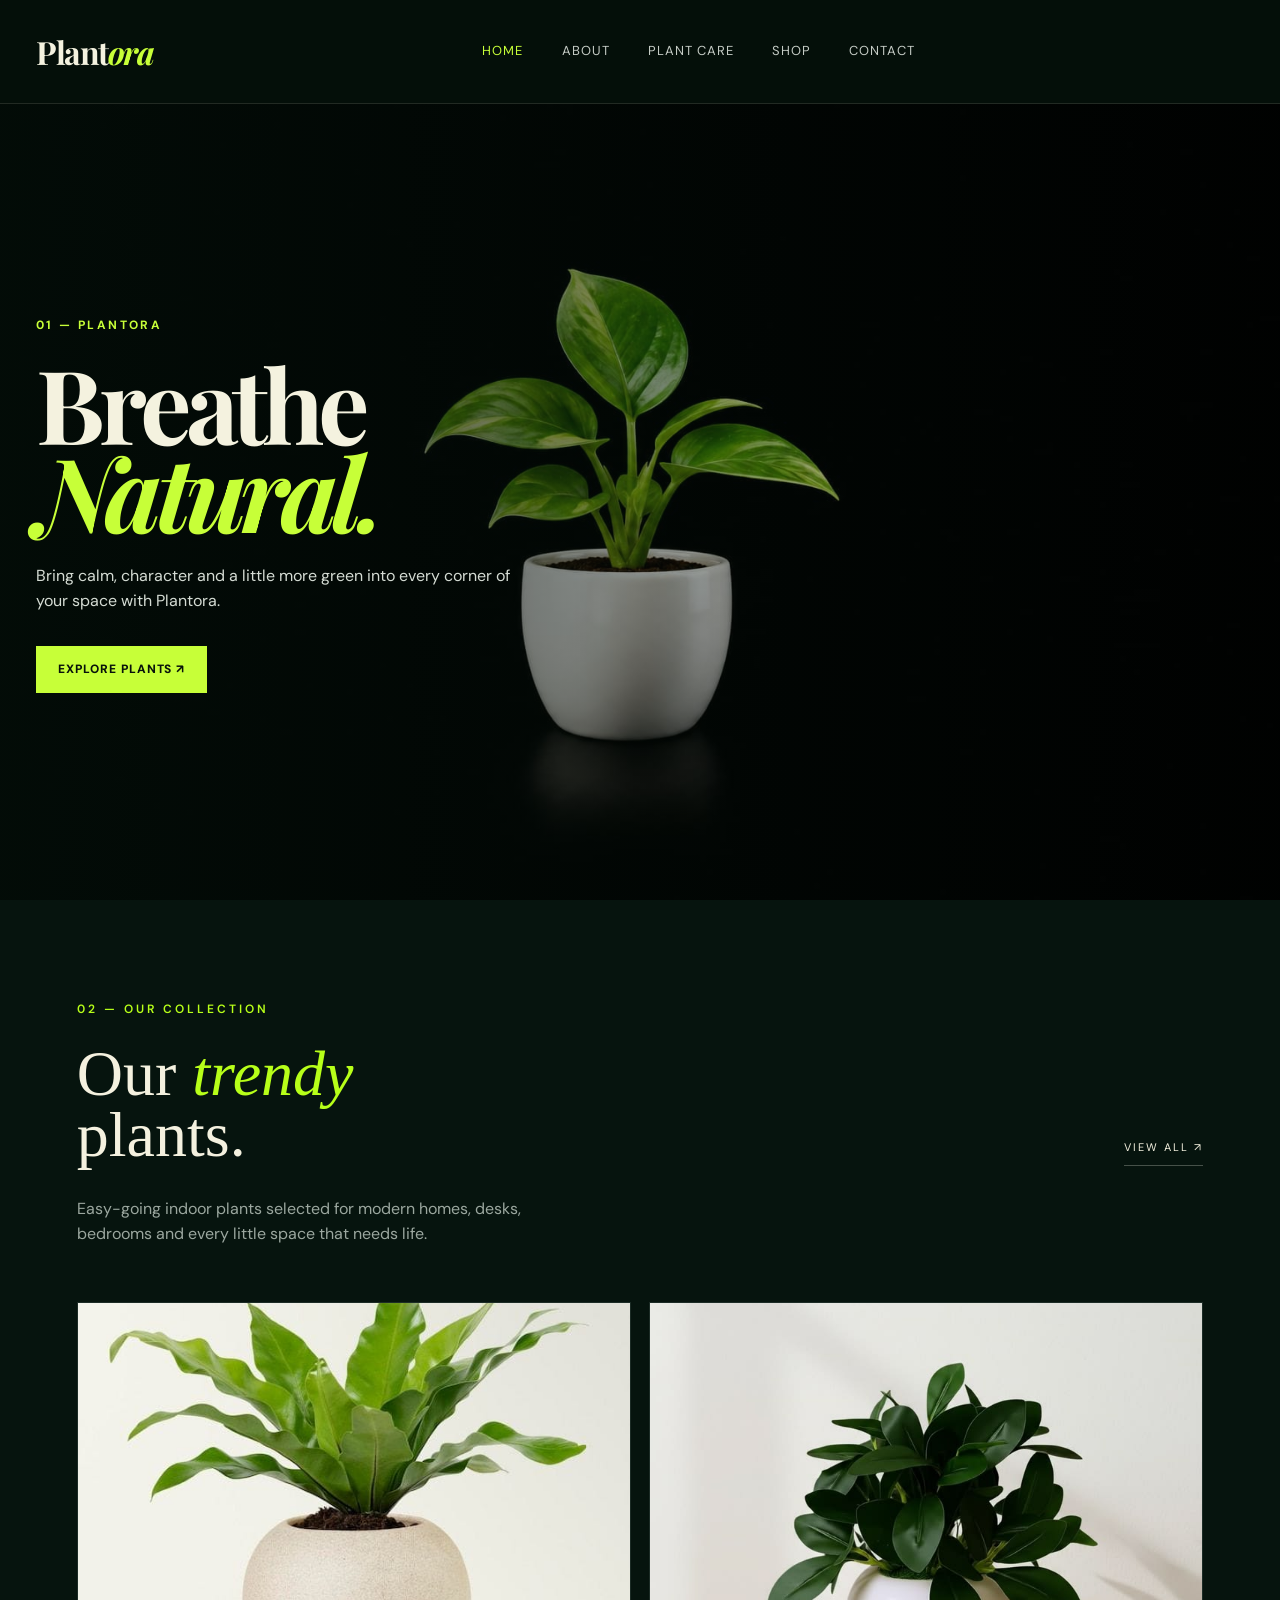
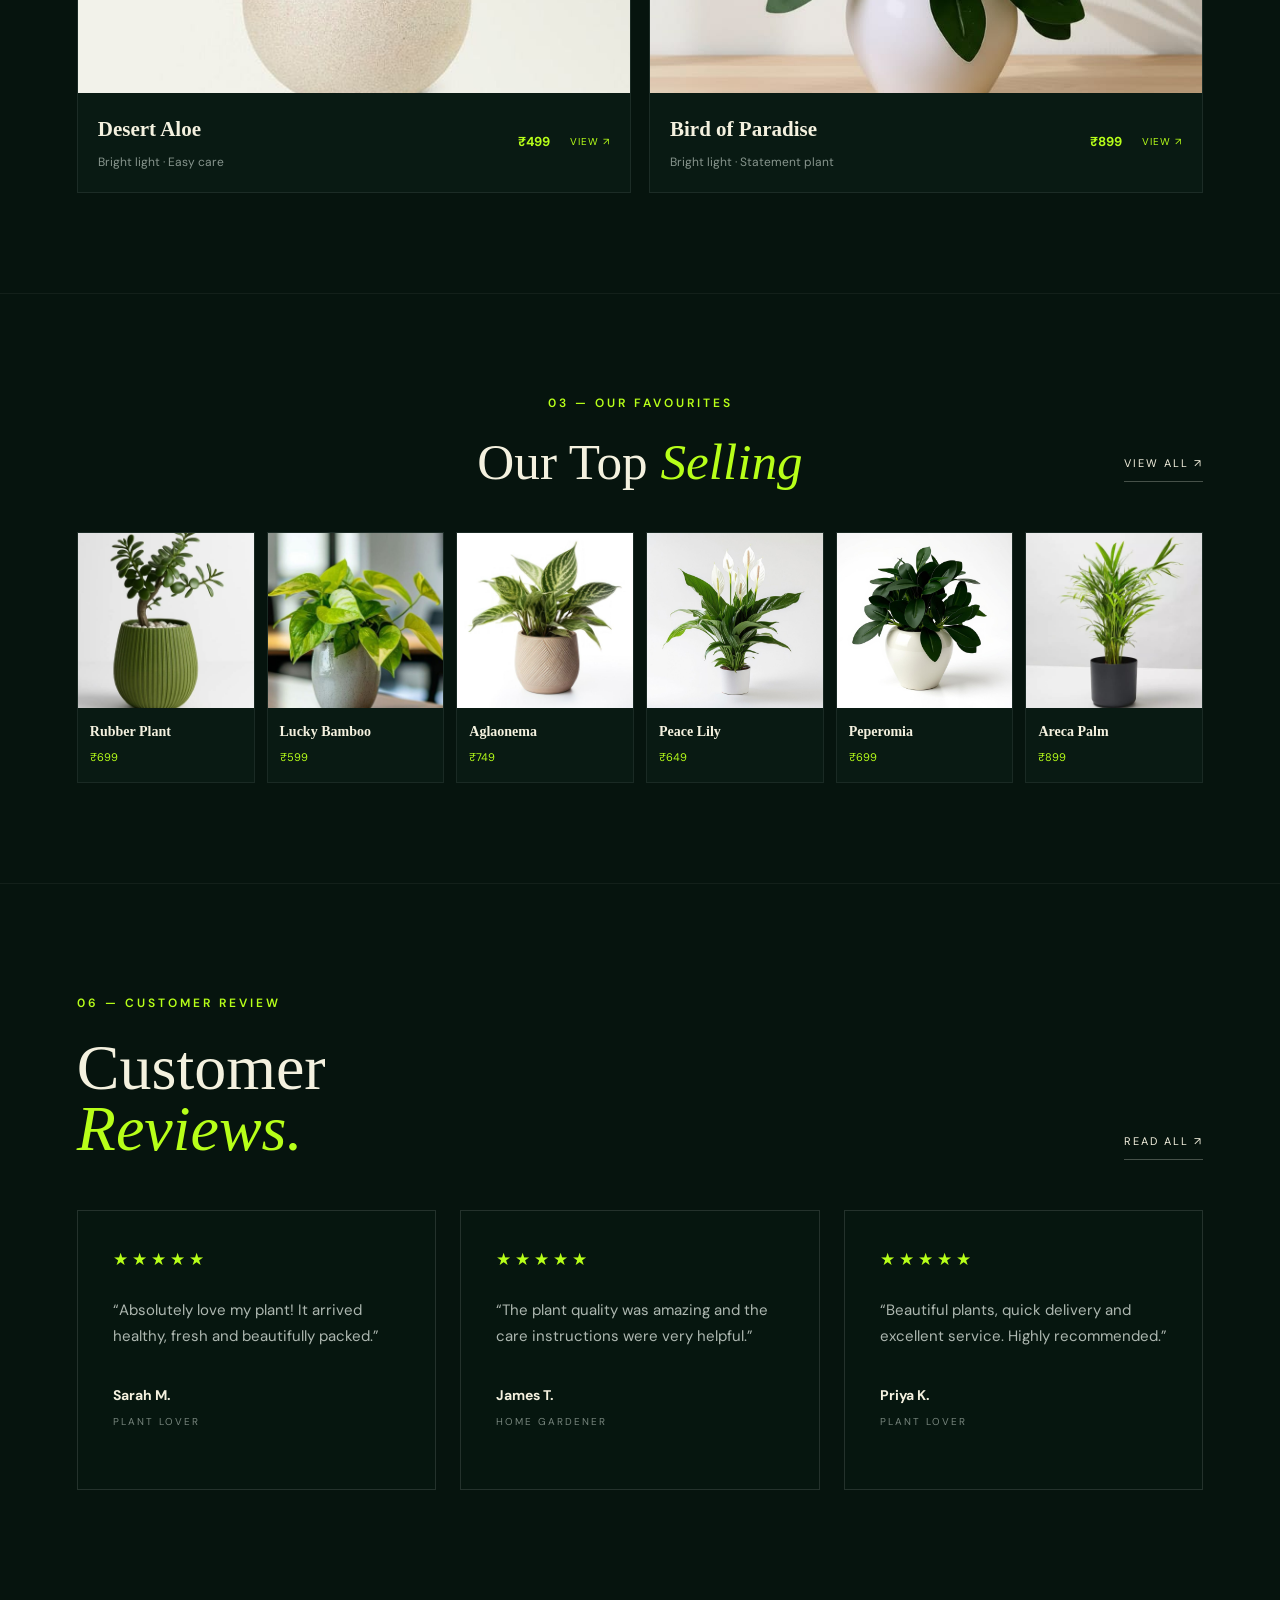
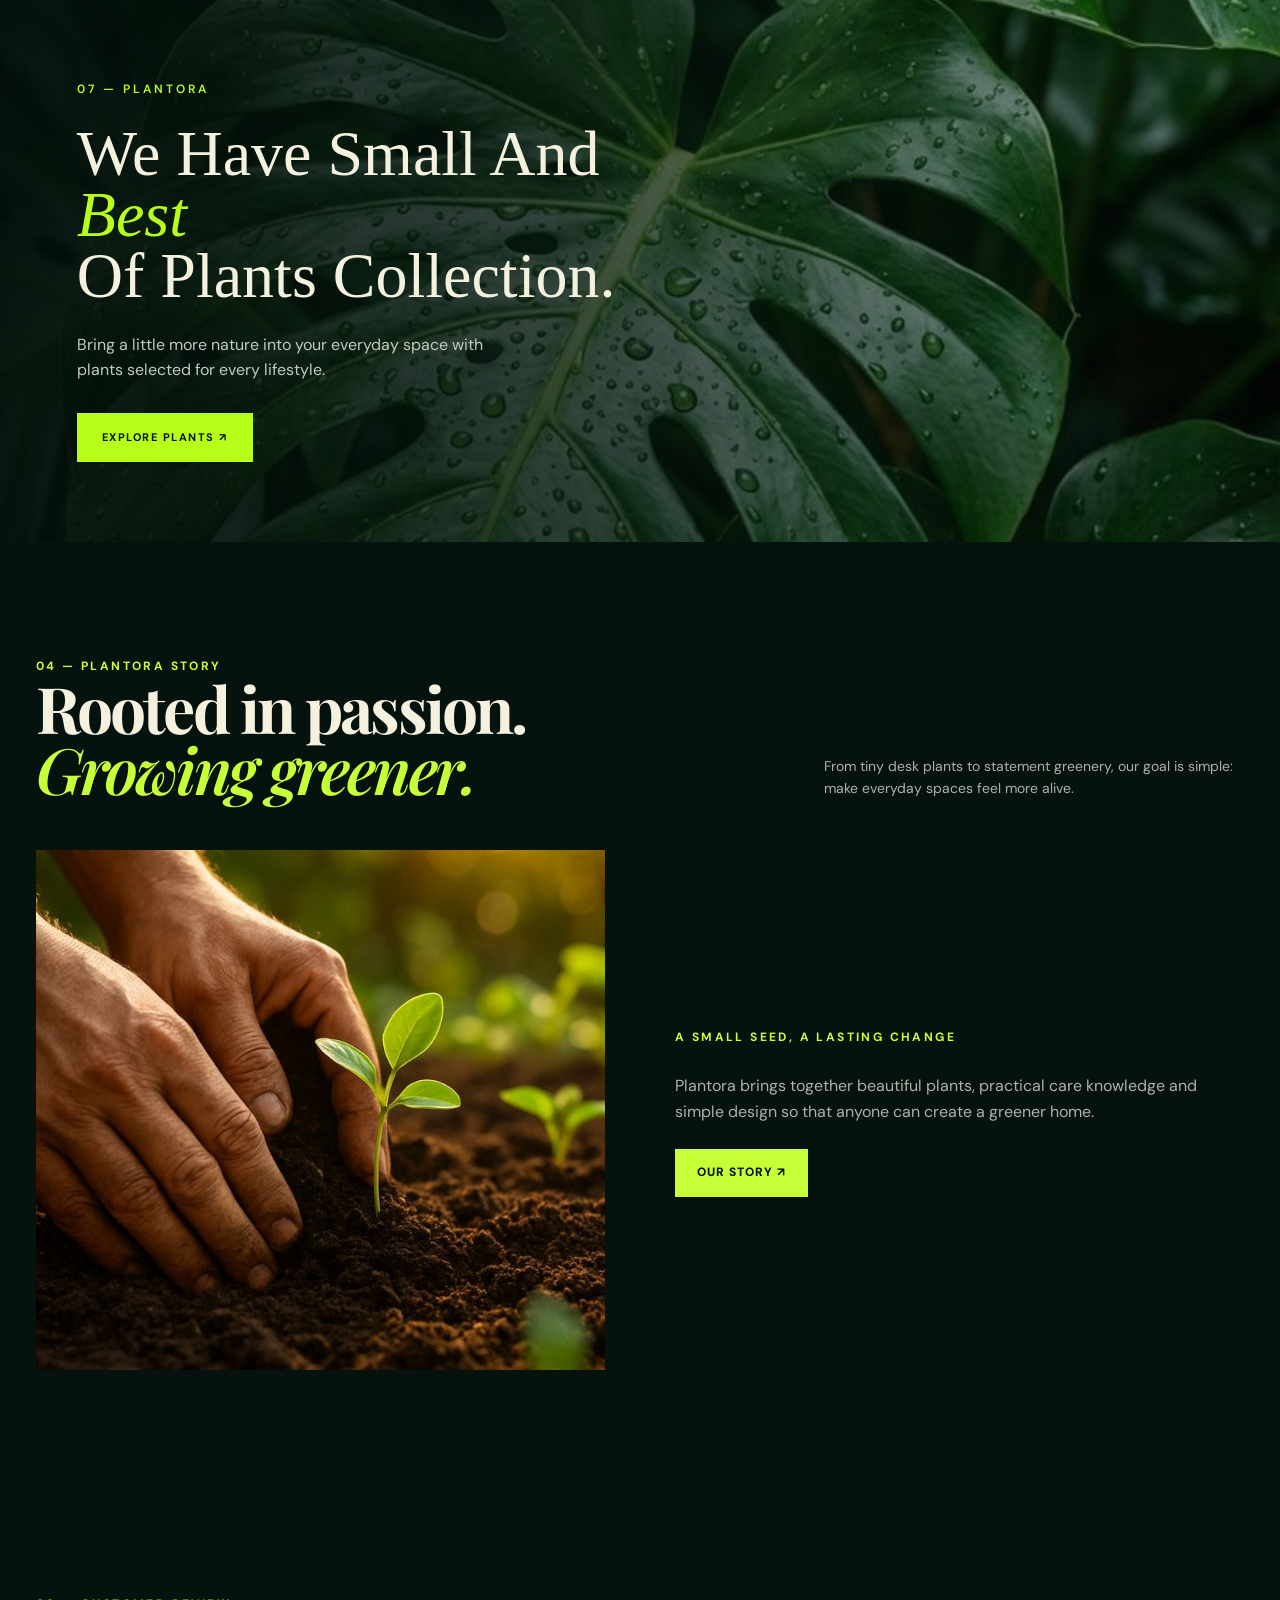
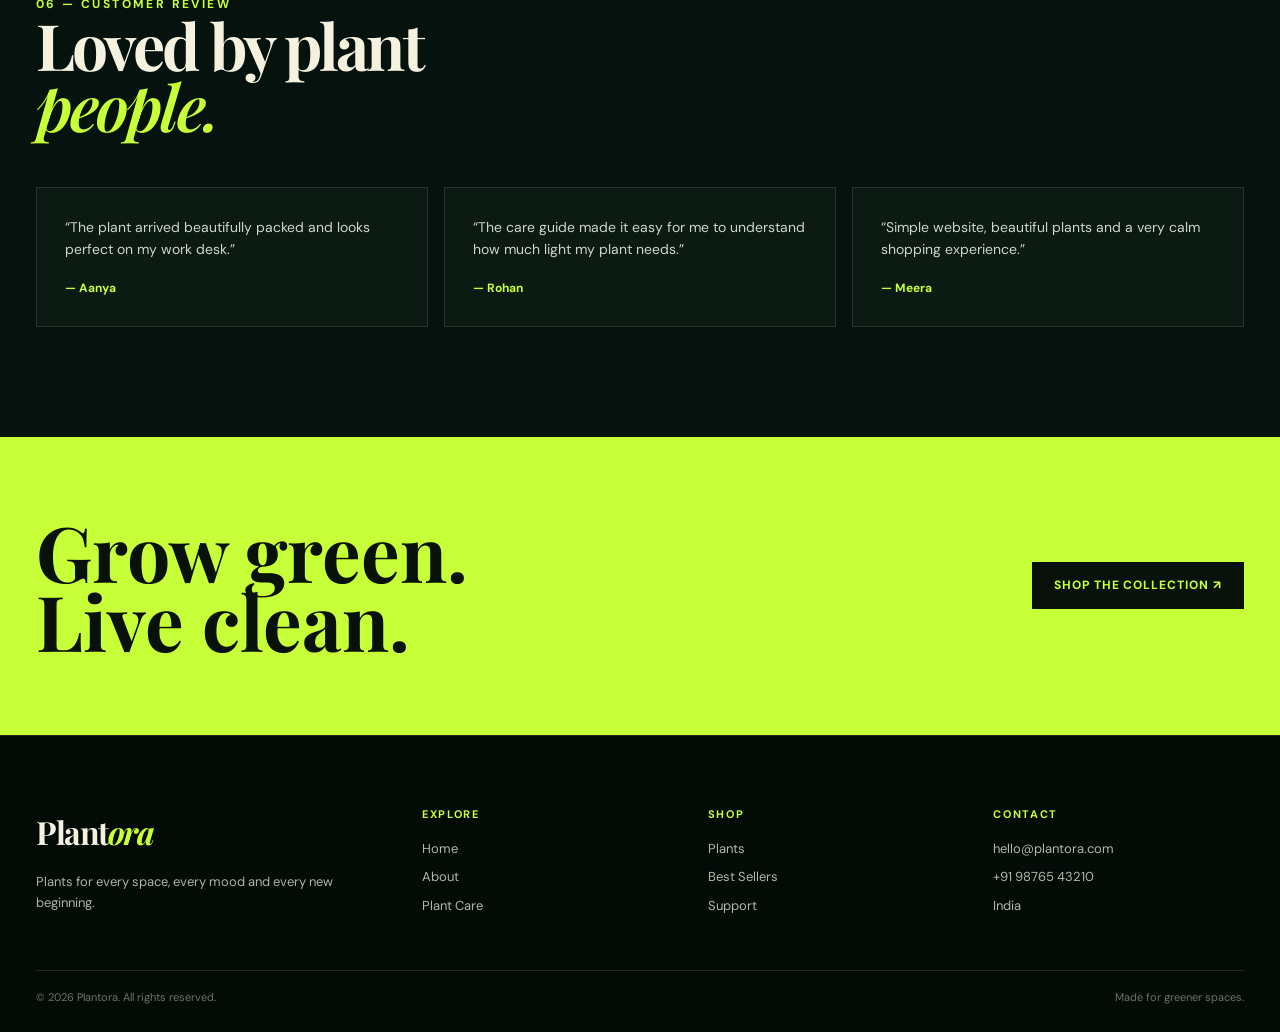
<file: index.html>
<!DOCTYPE html>
<html lang="en">

<head>
    <meta charset="UTF-8">
    <meta name="viewport" content="width=device-width, initial-scale=1.0">

    <meta name="description"
        content="Plantora — plants for every space.">

    <title>Plantora | Plants for Every Space</title>

    <link rel="stylesheet" href="style.css">
</head>

<body>

<header class="site-header">

    <div class="container nav">

        <a class="logo" href="index.html">
            Plant<span>ora</span>
        </a>

        <nav class="nav-links">

            <a class="active" href="index.html">
                Home
            </a>

            <a href="about.html">
                About
            </a>

            <a href="services.html">
                Plant Care
            </a>

            <a href="shop.html">
                Shop
            </a>

            <a href="contact.html">
                Contact
            </a>

        </nav>

        <div class="nav-actions">

            <button
                class="icon-btn menu-btn"
                aria-label="Menu"
                aria-expanded="false">
                ☰
            </button>

        </div>

    </div>

</header>


<main>


<!-- =====================================================
     HOME HERO
===================================================== -->

<section class="hero">

    <div class="hero-media">

        <img
            src="images/hero-plant.jpg"
            alt="Plant in a ceramic pot">

    </div>


    <div class="container">

        <div class="hero-content reveal">

            <span class="eyebrow">
                01 — Plantora
            </span>

            <h1>
                Breathe
                <br>
                <em>Natural.</em>
            </h1>

            <p>
                Bring calm, character and a little more green
                into every corner of your space with Plantora.
            </p>

            <a class="btn" href="shop.html">
                Explore plants ↗
            </a>

        </div>

    </div>

</section>

<!-- =====================================================
     HOME — OUR TRENDY PLANTS
===================================================== -->

<section class="home-trendy">
    <div class="section-label">02 — OUR COLLECTION</div>

    <div class="section-heading-row">
        <h2>
            Our <span>trendy</span><br>
            plants.
        </h2>

        <a href="shop.html" class="small-link">VIEW ALL ↗</a>
    </div>

    <p class="section-description">
        Easy-going indoor plants selected for modern homes,
        desks, bedrooms and every little space that needs life.
    </p>

    <div class="trendy-grid">

        <article class="trendy-card">
            <div class="trendy-image">
                <img src="images/care-tip-02.jpg" alt="Desert Aloe">
            </div>

            <div class="trendy-info">
                <div>
                    <h3>Desert Aloe</h3>
                    <p>Bright light · Easy care</p>
                </div>

                <strong>₹499</strong>

                <a href="shop.html">VIEW ↗</a>
            </div>
        </article>


        <article class="trendy-card">
            <div class="trendy-image">
                <img src="images/plant-05.jpg" alt="Bird of Paradise">
            </div>

            <div class="trendy-info">
                <div>
                    <h3>Bird of Paradise</h3>
                    <p>Bright light · Statement plant</p>
                </div>

                <strong>₹899</strong>

                <a href="shop.html">VIEW ↗</a>
            </div>
        </article>

    </div>
</section>


<!-- =====================================================
     HOME — TOP SELLING
===================================================== -->

<section class="home-selling">

    <div class="selling-header">
        <div class="section-label">03 — OUR FAVOURITES</div>

        <h2>
            Our Top <span>Selling</span>
        </h2>

        <a href="shop.html" class="small-link">VIEW ALL ↗</a>
    </div>


    <div class="selling-grid">

        <div class="selling-card">
            <img src="images/plant-06.jpg" alt="Rubber Plant">
            <h3>Rubber Plant</h3>
            <p>₹699</p>
        </div>

        <div class="selling-card">
            <img src="images/plant-04.jpg" alt="Lucky Bamboo">
            <h3>Lucky Bamboo</h3>
            <p>₹599</p>
        </div>

        <div class="selling-card">
            <img src="images/plant-08.jpg" alt="Aglaonema">
            <h3>Aglaonema</h3>
            <p>₹749</p>
        </div>

        <div class="selling-card">
            <img src="images/plant-09.jpg" alt="Peace Lily">
            <h3>Peace Lily</h3>
            <p>₹649</p>
        </div>

        <div class="selling-card">
            <img src="images/plant-10.jpg" alt="Peperomia">
            <h3>Peperomia</h3>
            <p>₹699</p>
        </div>

        <div class="selling-card">
            <img src="images/plant-12.jpg" alt="Areca Palm">
            <h3>Areca Palm</h3>
            <p>₹899</p>
        </div>

    </div>
</section>


<!-- =====================================================
     HOME — CUSTOMER REVIEWS
===================================================== -->

<section class="home-reviews">

    <div class="section-label">06 — CUSTOMER REVIEW</div>

    <div class="reviews-heading">
        <h2>
            Customer<br>
            <span>Reviews.</span>
        </h2>

        <a href="#" class="small-link">READ ALL ↗</a>
    </div>


    <div class="reviews-grid">

        <article class="review-card">
            <div class="stars">★★★★★</div>

            <p>
                “Absolutely love my plant! It arrived healthy,
                fresh and beautifully packed.”
            </p>

            <div class="review-person">
                <strong>Sarah M.</strong>
                <span>PLANT LOVER</span>
            </div>
        </article>


        <article class="review-card">
            <div class="stars">★★★★★</div>

            <p>
                “The plant quality was amazing and the care
                instructions were very helpful.”
            </p>

            <div class="review-person">
                <strong>James T.</strong>
                <span>HOME GARDENER</span>
            </div>
        </article>


        <article class="review-card">
            <div class="stars">★★★★★</div>

            <p>
                “Beautiful plants, quick delivery and excellent
                service. Highly recommended.”
            </p>

            <div class="review-person">
                <strong>Priya K.</strong>
                <span>PLANT LOVER</span>
            </div>
        </article>

    </div>
</section>


<!-- =====================================================
     HOME — FINAL IMAGE / COLLECTION BANNER
===================================================== -->

<section class="home-final-banner">

    <div class="final-banner-content">

        <div class="section-label">07 — PLANTORA</div>

        <h2>
            We Have Small And<br>
            <span>Best</span><br>
            Of Plants Collection.
        </h2>

        <p>
            Bring a little more nature into your everyday
            space with plants selected for every lifestyle.
        </p>

        <a href="shop.html" class="lime-button">
            EXPLORE PLANTS ↗
        </a>

    </div>

</section>



<!-- =====================================================
     OUR STORY
===================================================== -->

<section class="section">

    <div class="container">

        <div class="section-head reveal">

            <div>

                <span class="eyebrow">
                    04 — Plantora story
                </span>

                <h2 class="section-title">
                    Rooted in passion.
                    <br>
                    <em>Growing greener.</em>
                </h2>

            </div>

            <p>
                From tiny desk plants to statement greenery,
                our goal is simple: make everyday spaces
                feel more alive.
            </p>

        </div>


        <div class="story-grid">

            <img
                class="reveal"
                src="images/about-story.jpg"
                alt="Hands planting a young plant">


            <div class="story-copy reveal">

                <span class="eyebrow">
                    A small seed, a lasting change
                </span>

                <p>
                    Plantora brings together beautiful plants,
                    practical care knowledge and simple design
                    so that anyone can create a greener home.
                </p>

                <a
                    class="btn"
                    href="about.html">
                    Our story ↗
                </a>

            </div>

        </div>

    </div>

</section>





<!-- =====================================================
     REVIEWS
===================================================== -->

<section class="section">

    <div class="container">

        <div class="section-head reveal">

            <div>

                <span class="eyebrow">
                    06 — Customer review
                </span>

                <h2 class="section-title">
                    Loved by plant
                    <br>
                    <em>people.</em>
                </h2>

            </div>

        </div>


        <div class="reviews">


            <article class="review reveal">

                <p>
                    “The plant arrived beautifully packed
                    and looks perfect on my work desk.”
                </p>

                <strong>
                    — Aanya
                </strong>

            </article>


            <article class="review reveal">

                <p>
                    “The care guide made it easy for me to
                    understand how much light my plant needs.”
                </p>

                <strong>
                    — Rohan
                </strong>

            </article>


            <article class="review reveal">

                <p>
                    “Simple website, beautiful plants and
                    a very calm shopping experience.”
                </p>

                <strong>
                    — Meera
                </strong>

            </article>

        </div>

    </div>

</section>




<!-- =====================================================
     CTA
===================================================== -->

<section class="lime-cta">

    <div class="container lime-cta-inner">

        <h2>
            Grow green.
            <br>
            Live clean.
        </h2>

        <a
            class="btn dark-btn"
            href="shop.html">
            Shop the collection ↗
        </a>

    </div>

</section>

</main>



<!-- =====================================================
     FOOTER
===================================================== -->

<footer class="site-footer">

    <div class="container">

        <div class="footer-grid">

            <div class="footer-brand">

                <a
                    class="logo"
                    href="index.html">
                    Plant<span>ora</span>
                </a>

                <p>
                    Plants for every space, every mood
                    and every new beginning.
                </p>

            </div>


            <div class="footer-col">

                <h4>
                    Explore
                </h4>

                <a href="index.html">
                    Home
                </a>

                <a href="about.html">
                    About
                </a>

                <a href="services.html">
                    Plant Care
                </a>

            </div>


            <div class="footer-col">

                <h4>
                    Shop
                </h4>

                <a href="shop.html">
                    Plants
                </a>

                <a href="shop.html">
                    Best Sellers
                </a>

                <a href="contact.html">
                    Support
                </a>

            </div>


            <div class="footer-col">

                <h4>
                    Contact
                </h4>

                <p>
                    hello@plantora.com
                </p>

                <p>
                    +91 98765 43210
                </p>

                <p>
                    India
                </p>

            </div>

        </div>


        <div class="copyright">

            <span>
                © 2026 Plantora. All rights reserved.
            </span>

            <span>
                Made for greener spaces.
            </span>

        </div>

    </div>

</footer>


<script src="script.js"></script>

</body>
</html>
</file>
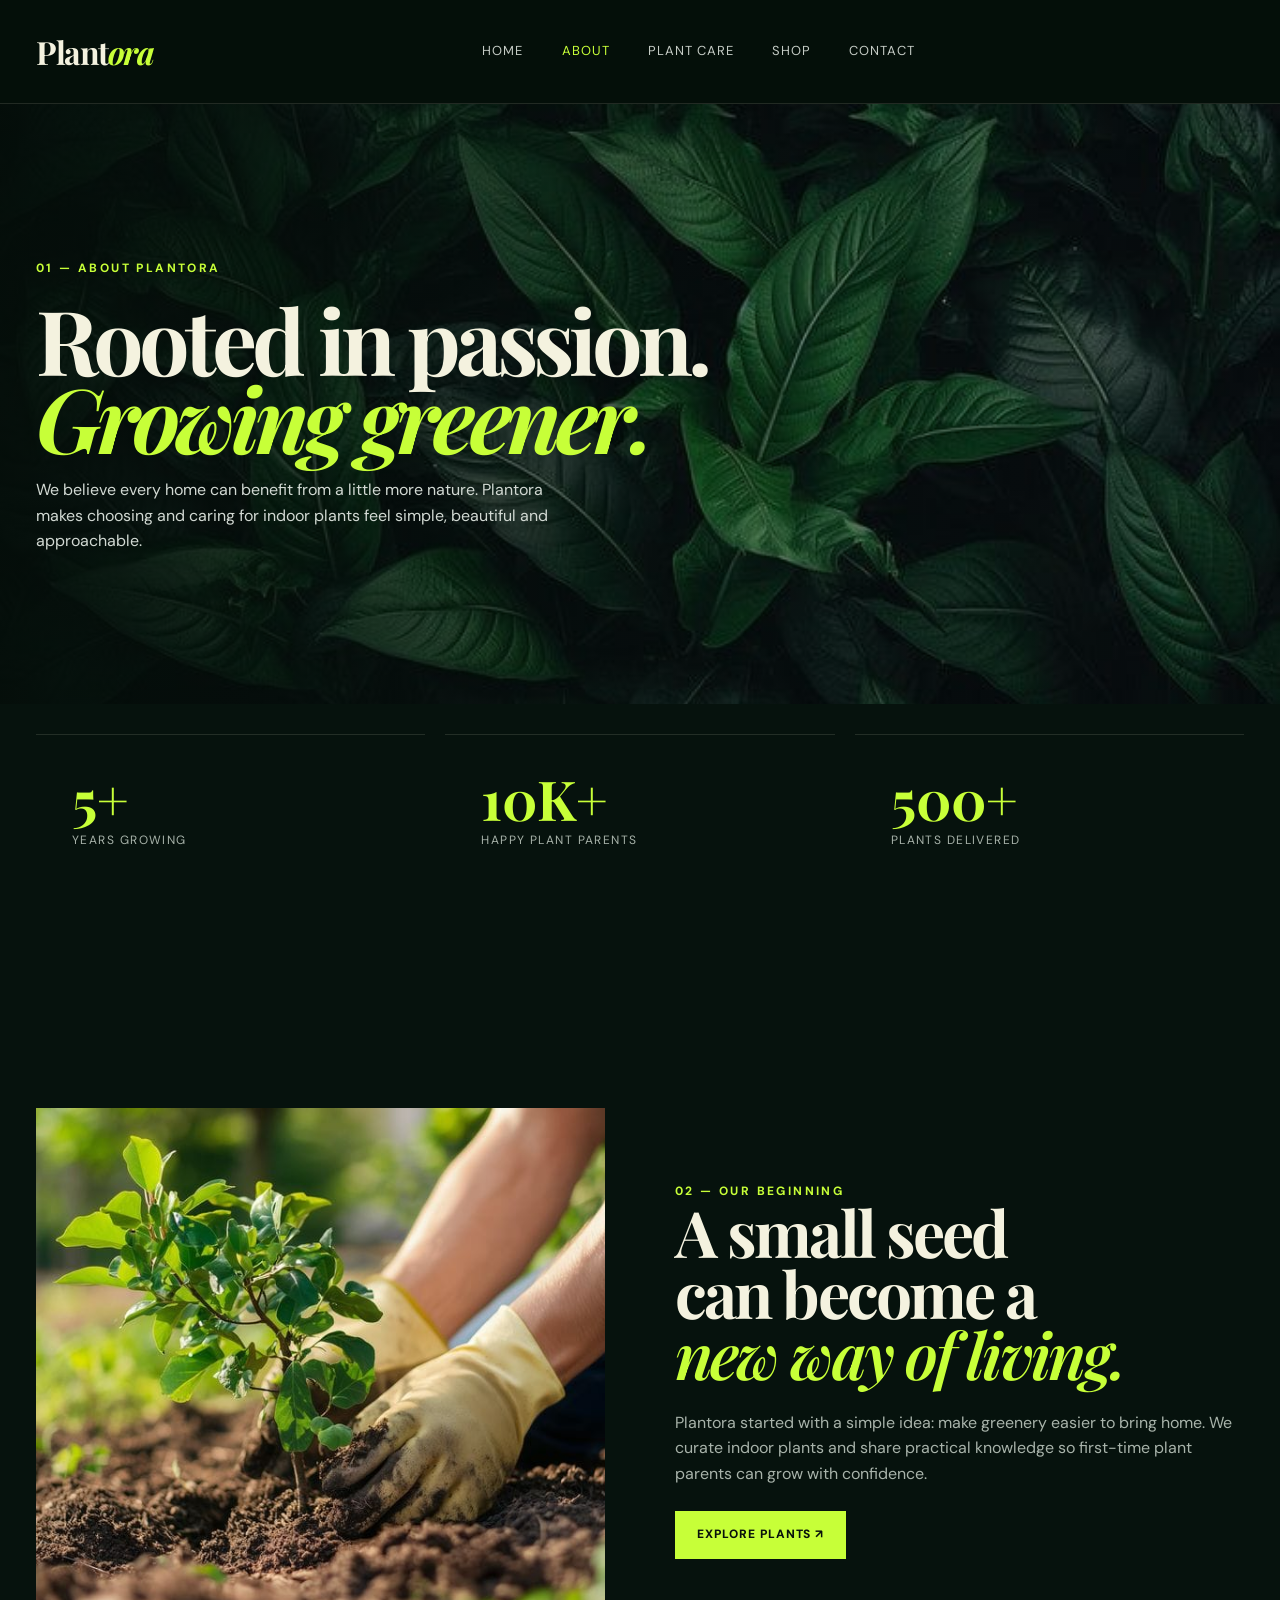
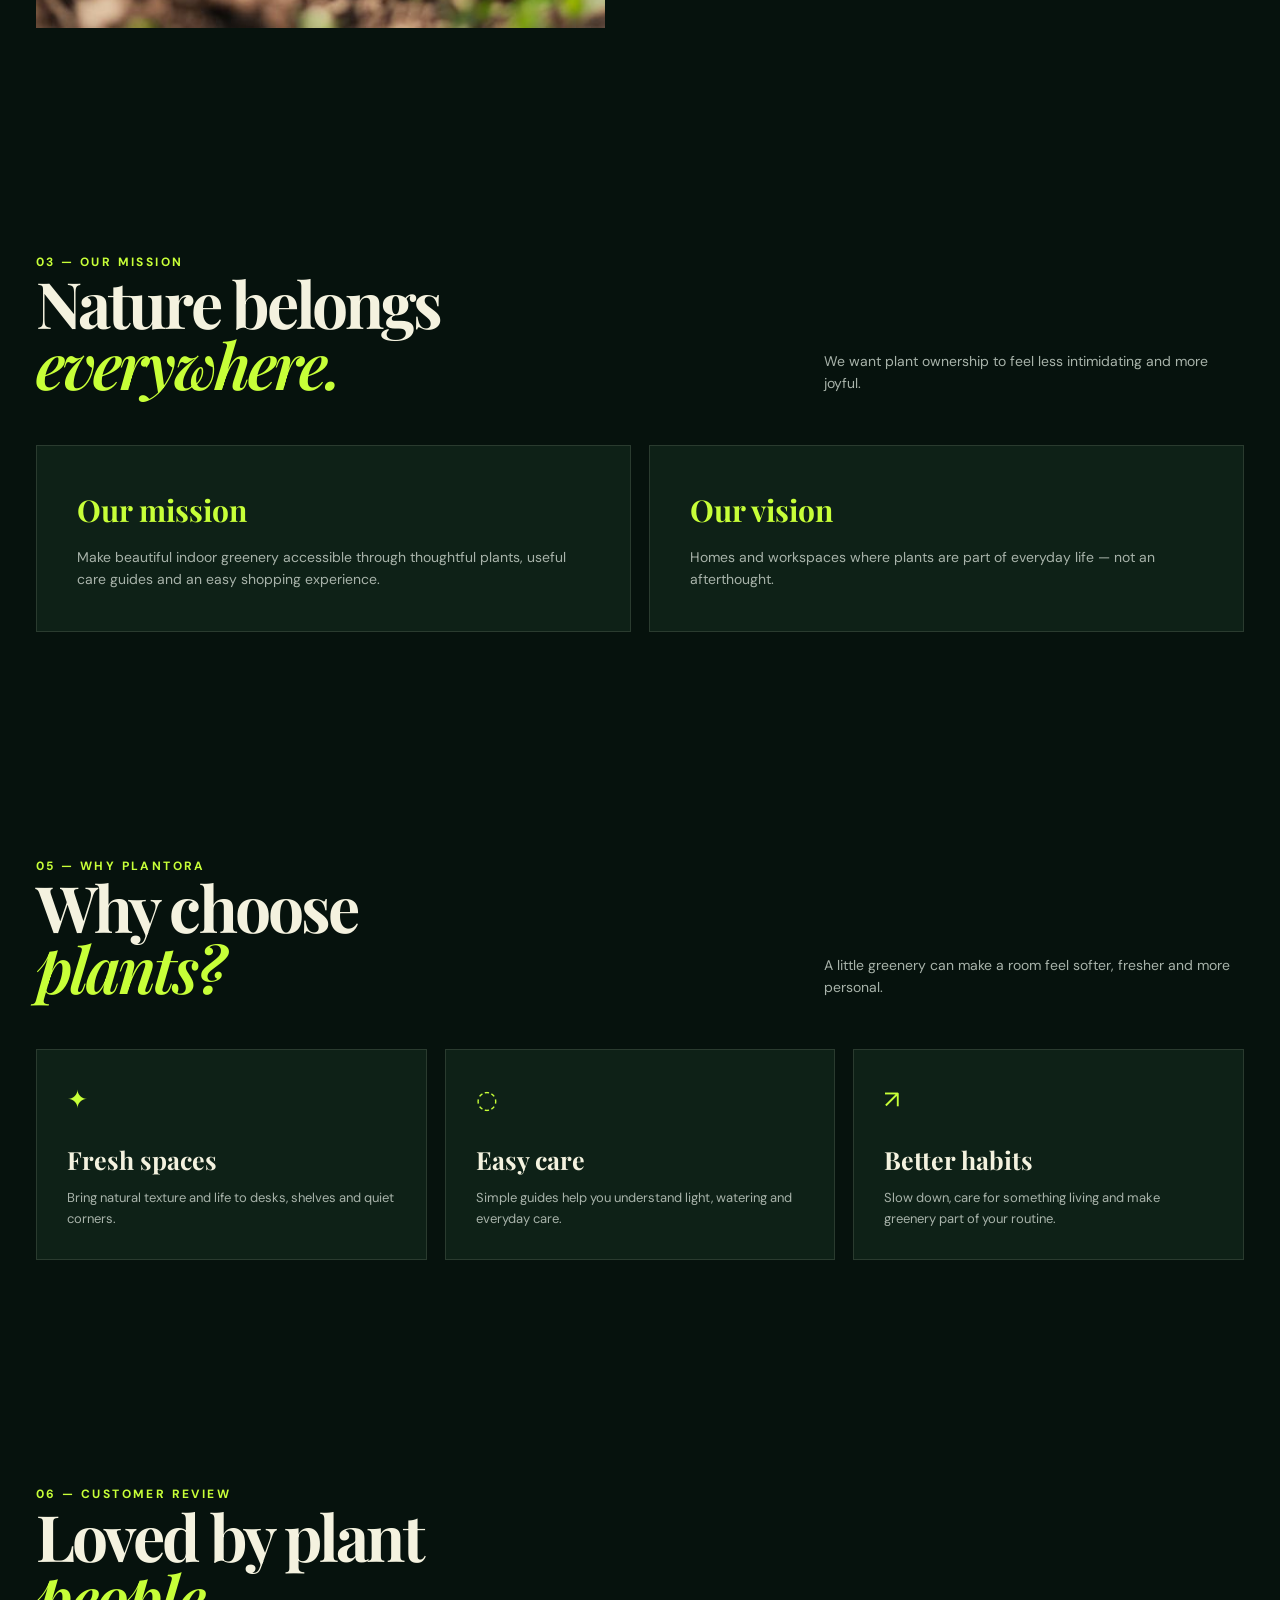
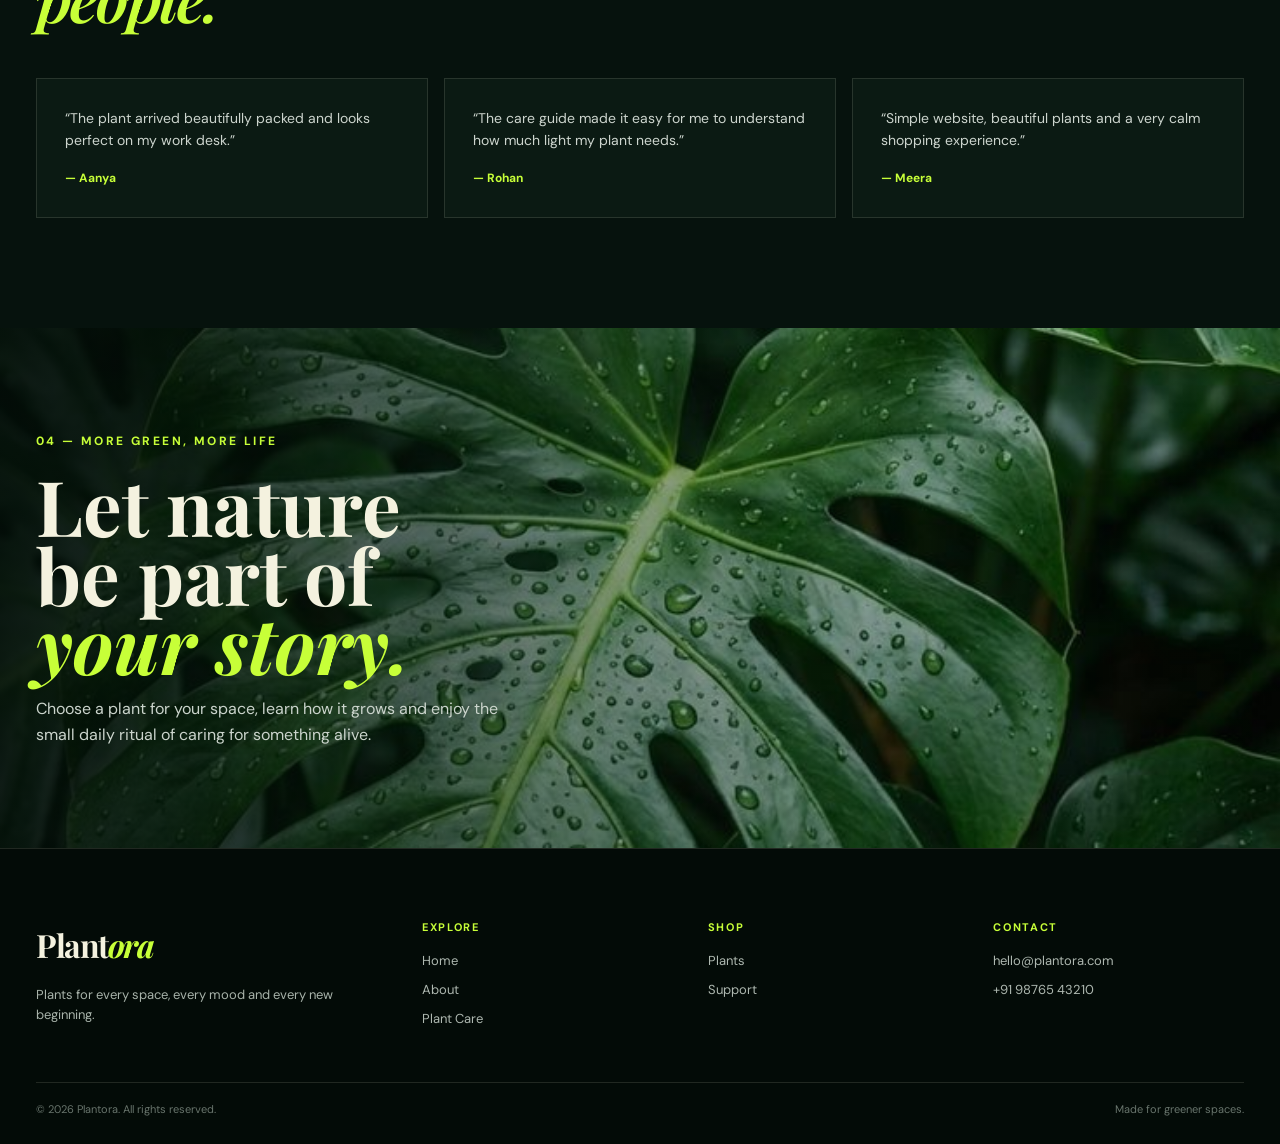
<file: about.html>
<!DOCTYPE html>
<html lang="en">

<head>

<meta charset="UTF-8">

<meta
    name="viewport"
    content="width=device-width, initial-scale=1.0">

<title>
    About | Plantora
</title>

<link
    rel="stylesheet"
    href="style.css">

</head>


<body>


<header class="site-header">

    <div class="container nav">

        <a
            class="logo"
            href="index.html">
            Plant<span>ora</span>
        </a>


        <nav class="nav-links">

            <a href="index.html">
                Home
            </a>

            <a
                class="active"
                href="about.html">
                About
            </a>

            <a href="services.html">
                Plant Care
            </a>

            <a href="shop.html">
                Shop
            </a>

            <a href="contact.html">
                Contact
            </a>

        </nav>


        <div class="nav-actions">

            <button
                class="icon-btn menu-btn"
                aria-label="Menu"
                aria-expanded="false">
                ☰
            </button>

        </div>

    </div>

</header>



<main>


<section class="page-hero">

    <div
        class="page-hero-bg"
        style="background-image:url('images/about-bg.jpg')">
    </div>


    <div class="container">

        <div class="page-hero-content reveal">

            <span class="eyebrow">
                01 — About Plantora
            </span>

            <h1>
                Rooted in passion.
                <br>
                <em>Growing greener.</em>
            </h1>

            <p>
                We believe every home can benefit from
                a little more nature. Plantora makes choosing
                and caring for indoor plants feel simple,
                beautiful and approachable.
            </p>

        </div>

    </div>

</section>

<!-- =====================================================
     STATISTICS
===================================================== -->

<section
    class="section"
    style="padding-top:30px">

    <div class="container">

        <div class="stats">

            <div class="stat reveal">

                <strong>
                    5+
                </strong>

                <span>
                    Years growing
                </span>

            </div>


            <div class="stat reveal">

                <strong>
                    10K+
                </strong>

                <span>
                    Happy plant parents
                </span>

            </div>


            <div class="stat reveal">

                <strong>
                    500+
                </strong>

                <span>
                    Plants delivered
                </span>

            </div>

        </div>

    </div>

</section>

<section class="section">

    <div class="container">

        <div class="story-grid">


            <img
                class="about-image reveal"
                src="images/about-hero.jpg"
                alt="Planting a young plant">


            <div class="story-copy reveal">

                <span class="eyebrow">
                    02 — Our beginning
                </span>


                <h2 class="section-title">

                    A small seed
                    <br>

                    can become a
                    <br>

                    <em>new way of living.</em>

                </h2>


                <p>
                    Plantora started with a simple idea:
                    make greenery easier to bring home.
                    We curate indoor plants and share
                    practical knowledge so first-time
                    plant parents can grow with confidence.
                </p>


                <a
                    class="btn"
                    href="shop.html">
                    Explore plants ↗
                </a>

            </div>

        </div>

    </div>

</section>
<section class="section">

    <div class="container">

        <div class="section-head reveal">

            <div>

                <span class="eyebrow">
                    03 — Our mission
                </span>

                <h2 class="section-title">
                    Nature belongs
                    <br>
                    <em>everywhere.</em>
                </h2>

            </div>

            <p>
                We want plant ownership to feel less
                intimidating and more joyful.
            </p>

        </div>


        <div class="mission-grid">


            <article class="mission reveal">

                <h3>
                    Our mission
                </h3>

                <p>
                    Make beautiful indoor greenery
                    accessible through thoughtful plants,
                    useful care guides and an easy
                    shopping experience.
                </p>

            </article>


            <article class="mission reveal">

                <h3>
                    Our vision
                </h3>

                <p>
                    Homes and workspaces where plants
                    are part of everyday life — not
                    an afterthought.
                </p>

            </article>


        </div>

    </div>

</section>

<!-- =====================================================
     WHY CHOOSE PLANTS
===================================================== -->

<section class="section">

    <div class="container">

        <div class="section-head reveal">

            <div>

                <span class="eyebrow">
                    05 — Why Plantora
                </span>

                <h2 class="section-title">
                    Why choose
                    <br>
                    <em>plants?</em>
                </h2>

            </div>

            <p>
                A little greenery can make a room feel softer,
                fresher and more personal.
            </p>

        </div>


        <div class="feature-grid">


            <article class="feature-card reveal">

                <div class="feature-icon">
                    ✦
                </div>

                <h3>
                    Fresh spaces
                </h3>

                <p>
                    Bring natural texture and life to desks,
                    shelves and quiet corners.
                </p>

            </article>


            <article class="feature-card reveal">

                <div class="feature-icon">
                    ◌
                </div>

                <h3>
                    Easy care
                </h3>

                <p>
                    Simple guides help you understand light,
                    watering and everyday care.
                </p>

            </article>


            <article class="feature-card reveal">

                <div class="feature-icon">
                    ↗
                </div>

                <h3>
                    Better habits
                </h3>

                <p>
                    Slow down, care for something living and
                    make greenery part of your routine.
                </p>

            </article>

        </div>

    </div>

</section>
<!-- =====================================================
     REVIEWS
===================================================== -->

<section class="section">

    <div class="container">

        <div class="section-head reveal">

            <div>

                <span class="eyebrow">
                    06 — Customer review
                </span>

                <h2 class="section-title">
                    Loved by plant
                    <br>
                    <em>people.</em>
                </h2>

            </div>

        </div>


        <div class="reviews">


            <article class="review reveal">

                <p>
                    “The plant arrived beautifully packed
                    and looks perfect on my work desk.”
                </p>

                <strong>
                    — Aanya
                </strong>

            </article>


            <article class="review reveal">

                <p>
                    “The care guide made it easy for me to
                    understand how much light my plant needs.”
                </p>

                <strong>
                    — Rohan
                </strong>

            </article>


            <article class="review reveal">

                <p>
                    “Simple website, beautiful plants and
                    a very calm shopping experience.”
                </p>

                <strong>
                    — Meera
                </strong>

            </article>

        </div>

    </div>

</section>

<section
    class="dark-image-section"
    style="background-image:url('images/about-vision.jpg')">

    <div class="container">

        <div class="dark-image-copy reveal">

            <span class="eyebrow">
                04 — More green, more life
            </span>

            <h2>
                Let nature
                <br>
                be part of
                <br>
                <em>your story.</em>
            </h2>

            <p>
                Choose a plant for your space, learn how
                it grows and enjoy the small daily ritual
                of caring for something alive.
            </p>

        </div>

    </div>

</section>


</main>



<footer class="site-footer">

    <div class="container">

        <div class="footer-grid">

            <div class="footer-brand">

                <a
                    class="logo"
                    href="index.html">
                    Plant<span>ora</span>
                </a>

                <p>
                    Plants for every space, every mood
                    and every new beginning.
                </p>

            </div>


            <div class="footer-col">

                <h4>
                    Explore
                </h4>

                <a href="index.html">
                    Home
                </a>

                <a href="about.html">
                    About
                </a>

                <a href="services.html">
                    Plant Care
                </a>

            </div>


            <div class="footer-col">

                <h4>
                    Shop
                </h4>

                <a href="shop.html">
                    Plants
                </a>

                <a href="contact.html">
                    Support
                </a>

            </div>


            <div class="footer-col">

                <h4>
                    Contact
                </h4>

                <p>
                    hello@plantora.com
                </p>

                <p>
                    +91 98765 43210
                </p>

            </div>

        </div>


        <div class="copyright">

            <span>
                © 2026 Plantora. All rights reserved.
            </span>

            <span>
                Made for greener spaces.
            </span>

        </div>

    </div>

</footer>


<script src="script.js"></script>

</body>
</html>
</file>
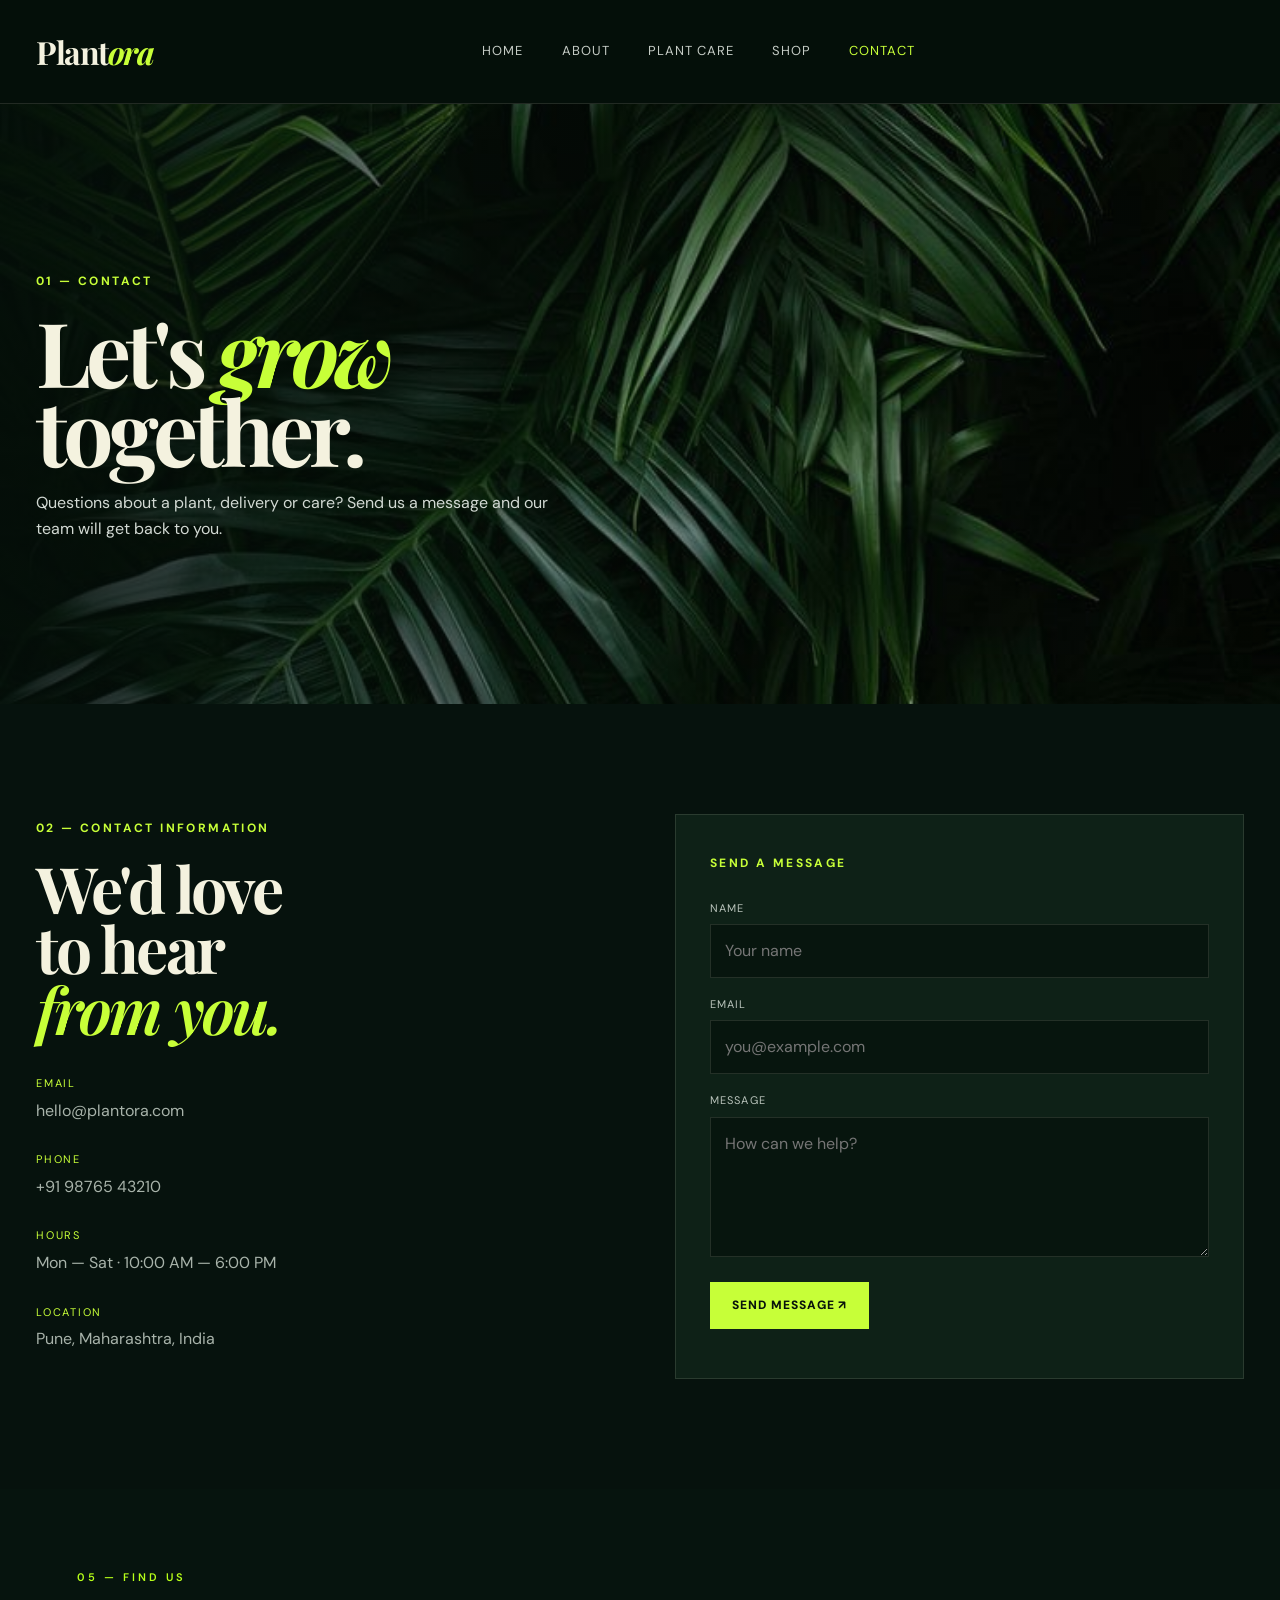
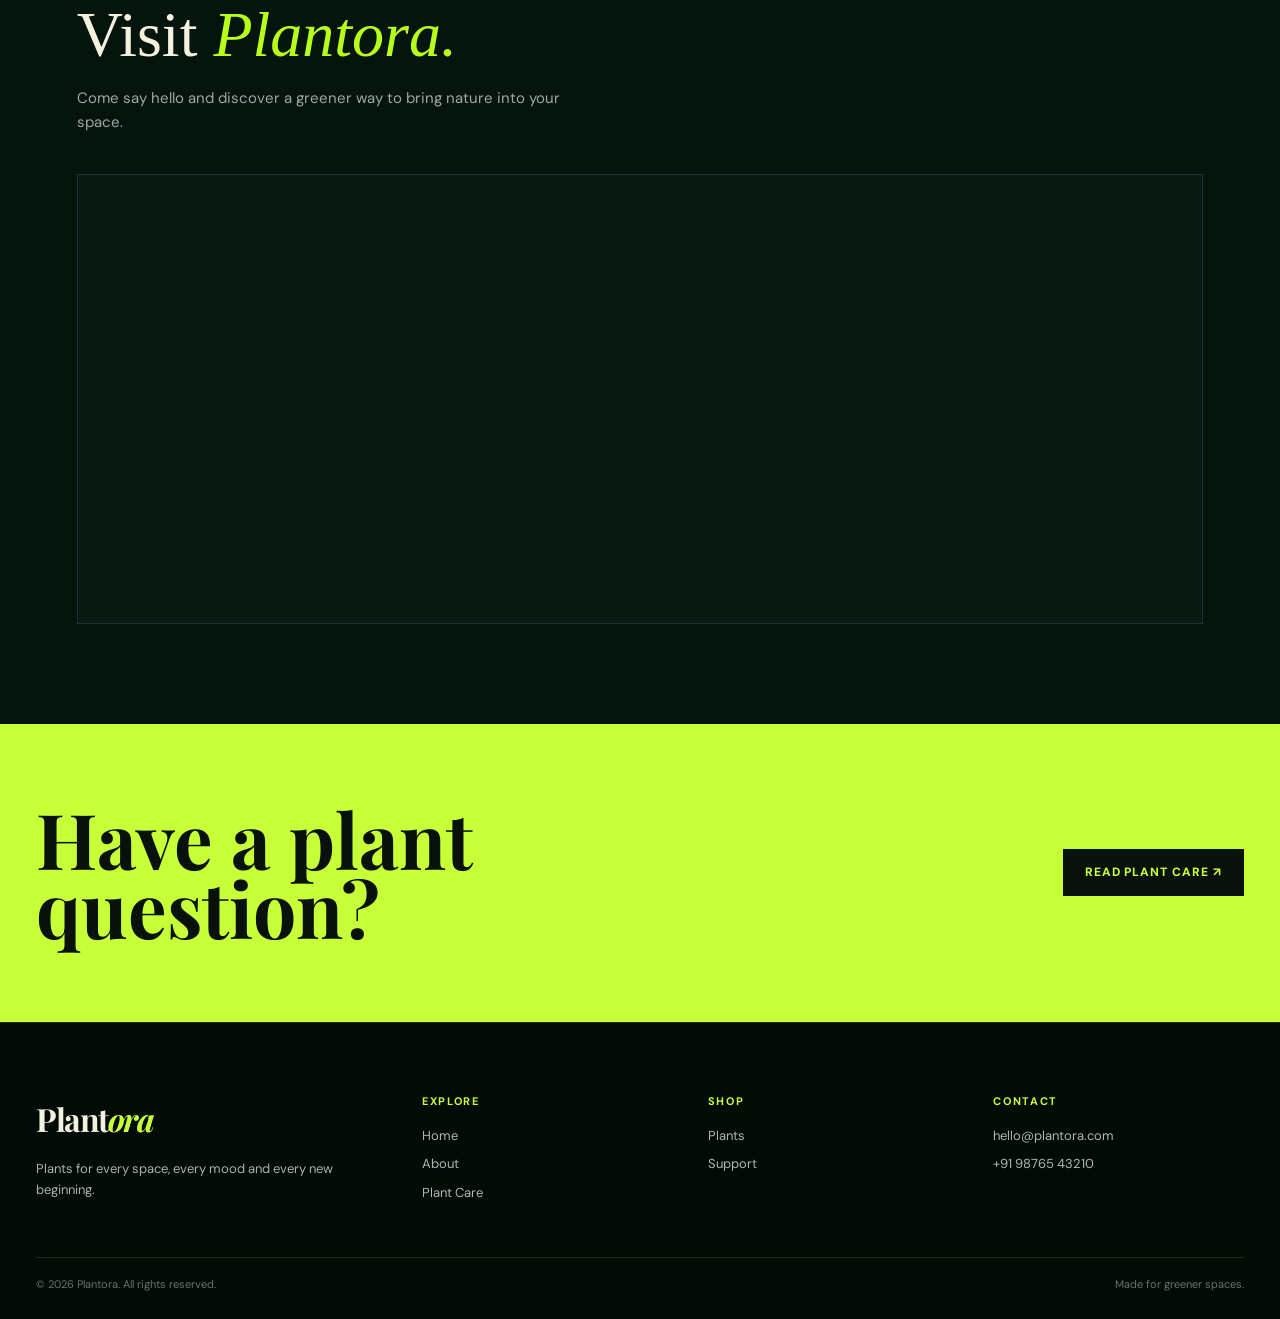
<file: contact.html>
<!DOCTYPE html>
<html lang="en">

<head>

<meta charset="UTF-8">

<meta
    name="viewport"
    content="width=device-width, initial-scale=1.0">

<title>
    Contact | Plantora
</title>

<link
    rel="stylesheet"
    href="style.css">

</head>


<body>


<header class="site-header">

    <div class="container nav">

        <a
            class="logo"
            href="index.html">
            Plant<span>ora</span>
        </a>


        <nav class="nav-links">

            <a href="index.html">
                Home
            </a>

            <a href="about.html">
                About
            </a>

            <a href="services.html">
                Plant Care
            </a>

            <a href="shop.html">
                Shop
            </a>

            <a
                class="active"
                href="contact.html">
                Contact
            </a>

        </nav>


        <div class="nav-actions">

            <button
                class="icon-btn menu-btn"
                aria-label="Menu"
                aria-expanded="false">
                ☰
            </button>

        </div>

    </div>

</header>



<main>


<section class="page-hero">

    <div
        class="page-hero-bg"
        style="background-image:url('images/contact-bg.jpg')">
    </div>


    <div class="container">

        <div class="page-hero-content reveal">

            <span class="eyebrow">
                01 — Contact
            </span>

            <h1>
                Let's
                <em>grow</em>
                <br>
                together.
            </h1>

            <p>
                Questions about a plant, delivery or care?
                Send us a message and our team will get
                back to you.
            </p>

        </div>

    </div>

</section>



<section class="section">

    <div class="container">

        <div class="contact-grid">


            <div class="reveal">

                <span class="eyebrow">
                    02 — Contact information
                </span>


                <h2
                    class="section-title"
                    style="margin-top:18px">

                    We'd love
                    <br>
                    to hear
                    <br>
                    <em>from you.</em>

                </h2>


                <div class="contact-details">


                    <div class="contact-detail">

                        <span>
                            Email
                        </span>

                        <p>
                            hello@plantora.com
                        </p>

                    </div>


                    <div class="contact-detail">

                        <span>
                            Phone
                        </span>

                        <p>
                            +91 98765 43210
                        </p>

                    </div>


                    <div class="contact-detail">

                        <span>
                            Hours
                        </span>

                        <p>
                            Mon — Sat · 10:00 AM — 6:00 PM
                        </p>

                    </div>


                    <div class="contact-detail">

                        <span>
                            Location
                        </span>

                        <p>
                            Pune, Maharashtra, India
                        </p>

                    </div>


                </div>

            </div>



            <div class="contact-form reveal">

                <span class="eyebrow">
                    Send a message
                </span>


                <form style="margin-top:25px">


                    <div class="field">

                        <label>
                            Name
                        </label>

                        <input
                            required
                            type="text"
                            placeholder="Your name">

                    </div>


                    <div class="field">

                        <label>
                            Email
                        </label>

                        <input
                            required
                            type="email"
                            placeholder="you@example.com">

                    </div>


                    <div class="field">

                        <label>
                            Message
                        </label>

                        <textarea
                            required
                            placeholder="How can we help?"></textarea>

                    </div>


                    <button
                        class="btn"
                        type="submit">

                        Send message ↗

                    </button>


                    <p
                        class="form-message"
                        style="font-size:12px;margin-top:15px">
                    </p>


                </form>

            </div>

        </div>

</section>
<!-- =====================================================
     CONTACT — MAP
===================================================== -->

<section class="contact-map-section">

    <div class="contact-map-header">
        <div class="section-label">05 — FIND US</div>

        <h2>
            Visit <span>Plantora.</span>
        </h2>

        <p>
            Come say hello and discover a greener way
            to bring nature into your space.
        </p>
    </div>

    <div class="contact-map">

        <iframe
            src="https://www.google.com/maps?q=Pune%2C%20Maharashtra%2C%20India&output=embed"
            width="100%"
            height="450"
            style="border:0;"
            allowfullscreen=""
            loading="lazy"
            referrerpolicy="no-referrer-when-downgrade">
        </iframe>

    </div>

</section>



<section class="lime-cta">

    <div class="container lime-cta-inner">

        <h2>
            Have a plant
            <br>
            question?
        </h2>

        <a
            class="btn dark-btn"
            href="services.html">
            Read plant care ↗
        </a>

    </div>

</section>


</main>



<footer class="site-footer">

    <div class="container">

        <div class="footer-grid">

            <div class="footer-brand">

                <a
                    class="logo"
                    href="index.html">
                    Plant<span>ora</span>
                </a>

                <p>
                    Plants for every space, every mood
                    and every new beginning.
                </p>

            </div>


            <div class="footer-col">

                <h4>
                    Explore
                </h4>

                <a href="index.html">
                    Home
                </a>

                <a href="about.html">
                    About
                </a>

                <a href="services.html">
                    Plant Care
                </a>

            </div>


            <div class="footer-col">

                <h4>
                    Shop
                </h4>

                <a href="shop.html">
                    Plants
                </a>

                <a href="contact.html">
                    Support
                </a>

            </div>


            <div class="footer-col">

                <h4>
                    Contact
                </h4>

                <p>
                    hello@plantora.com
                </p>

                <p>
                    +91 98765 43210
                </p>

            </div>

        </div>


        <div class="copyright">

            <span>
                © 2026 Plantora. All rights reserved.
            </span>

            <span>
                Made for greener spaces.
            </span>

        </div>

    </div>

</footer>


<script src="script.js"></script>

</body>
</html>
</file>
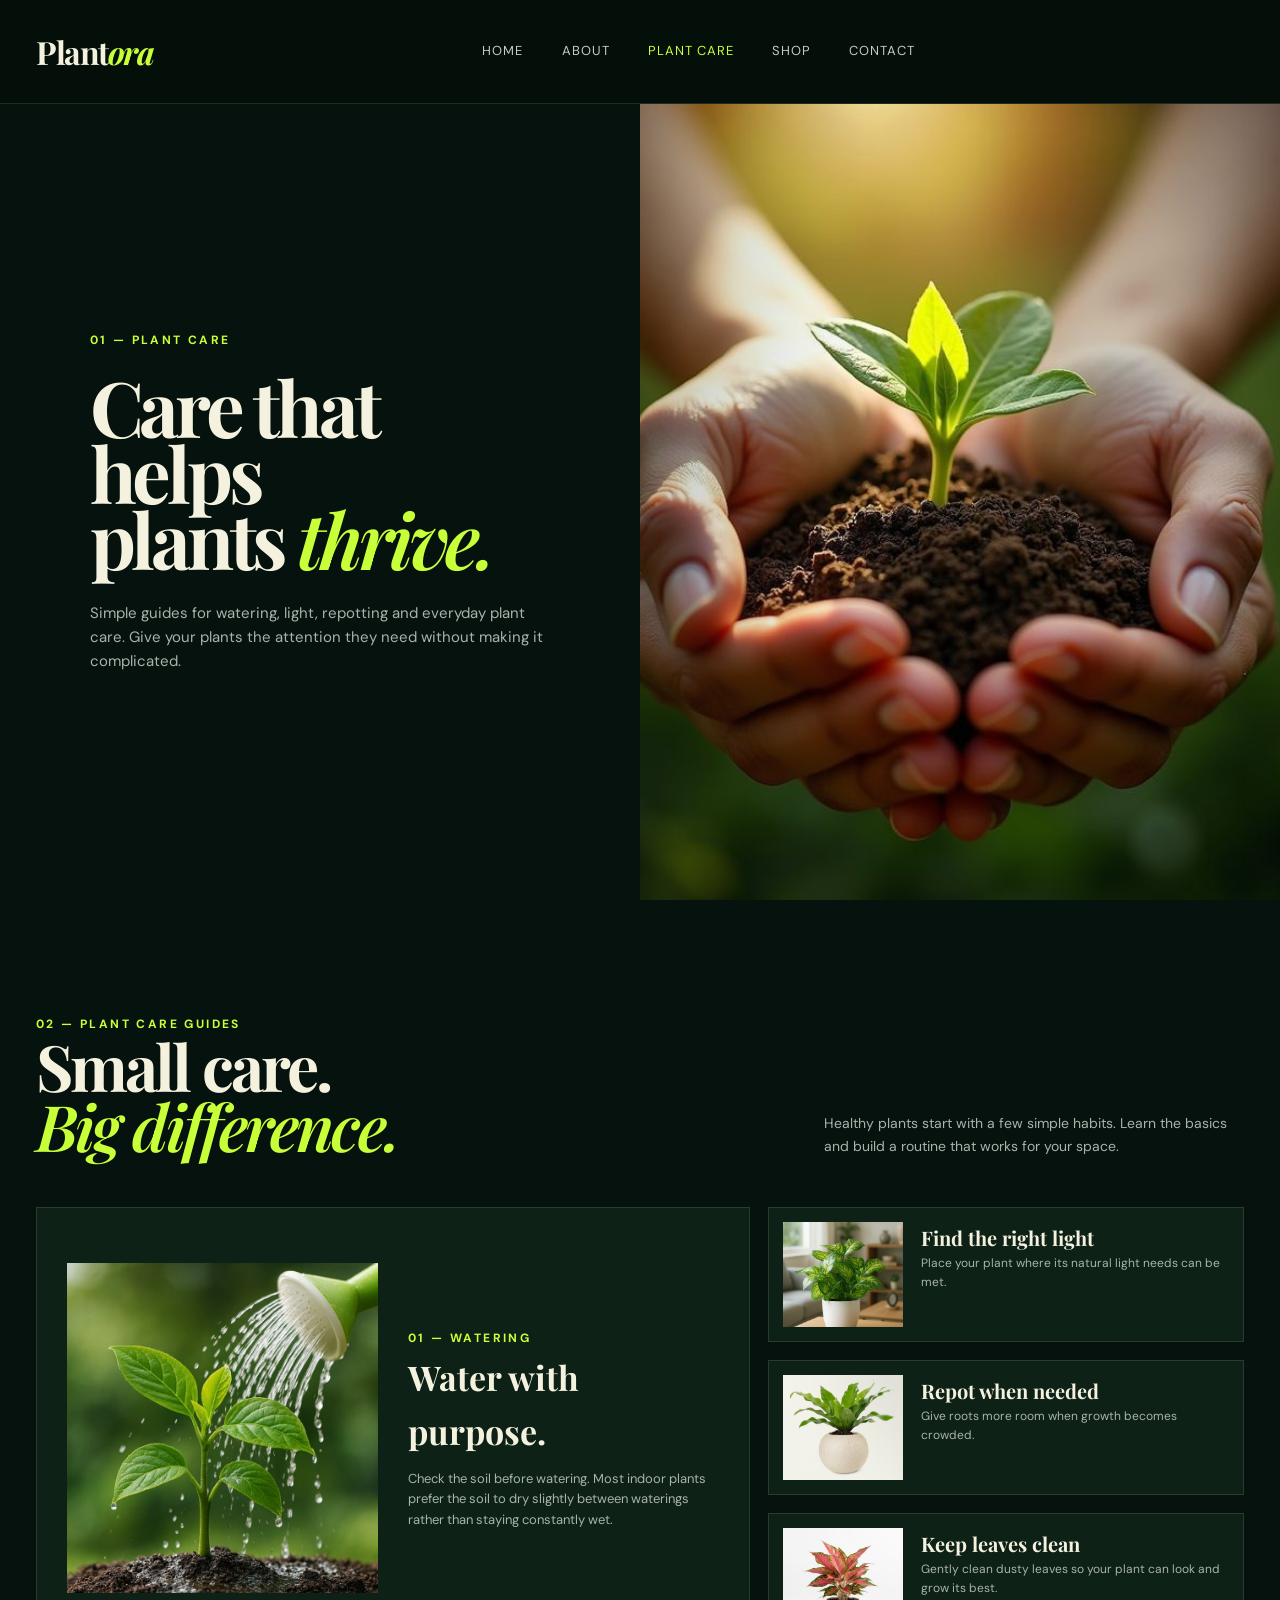
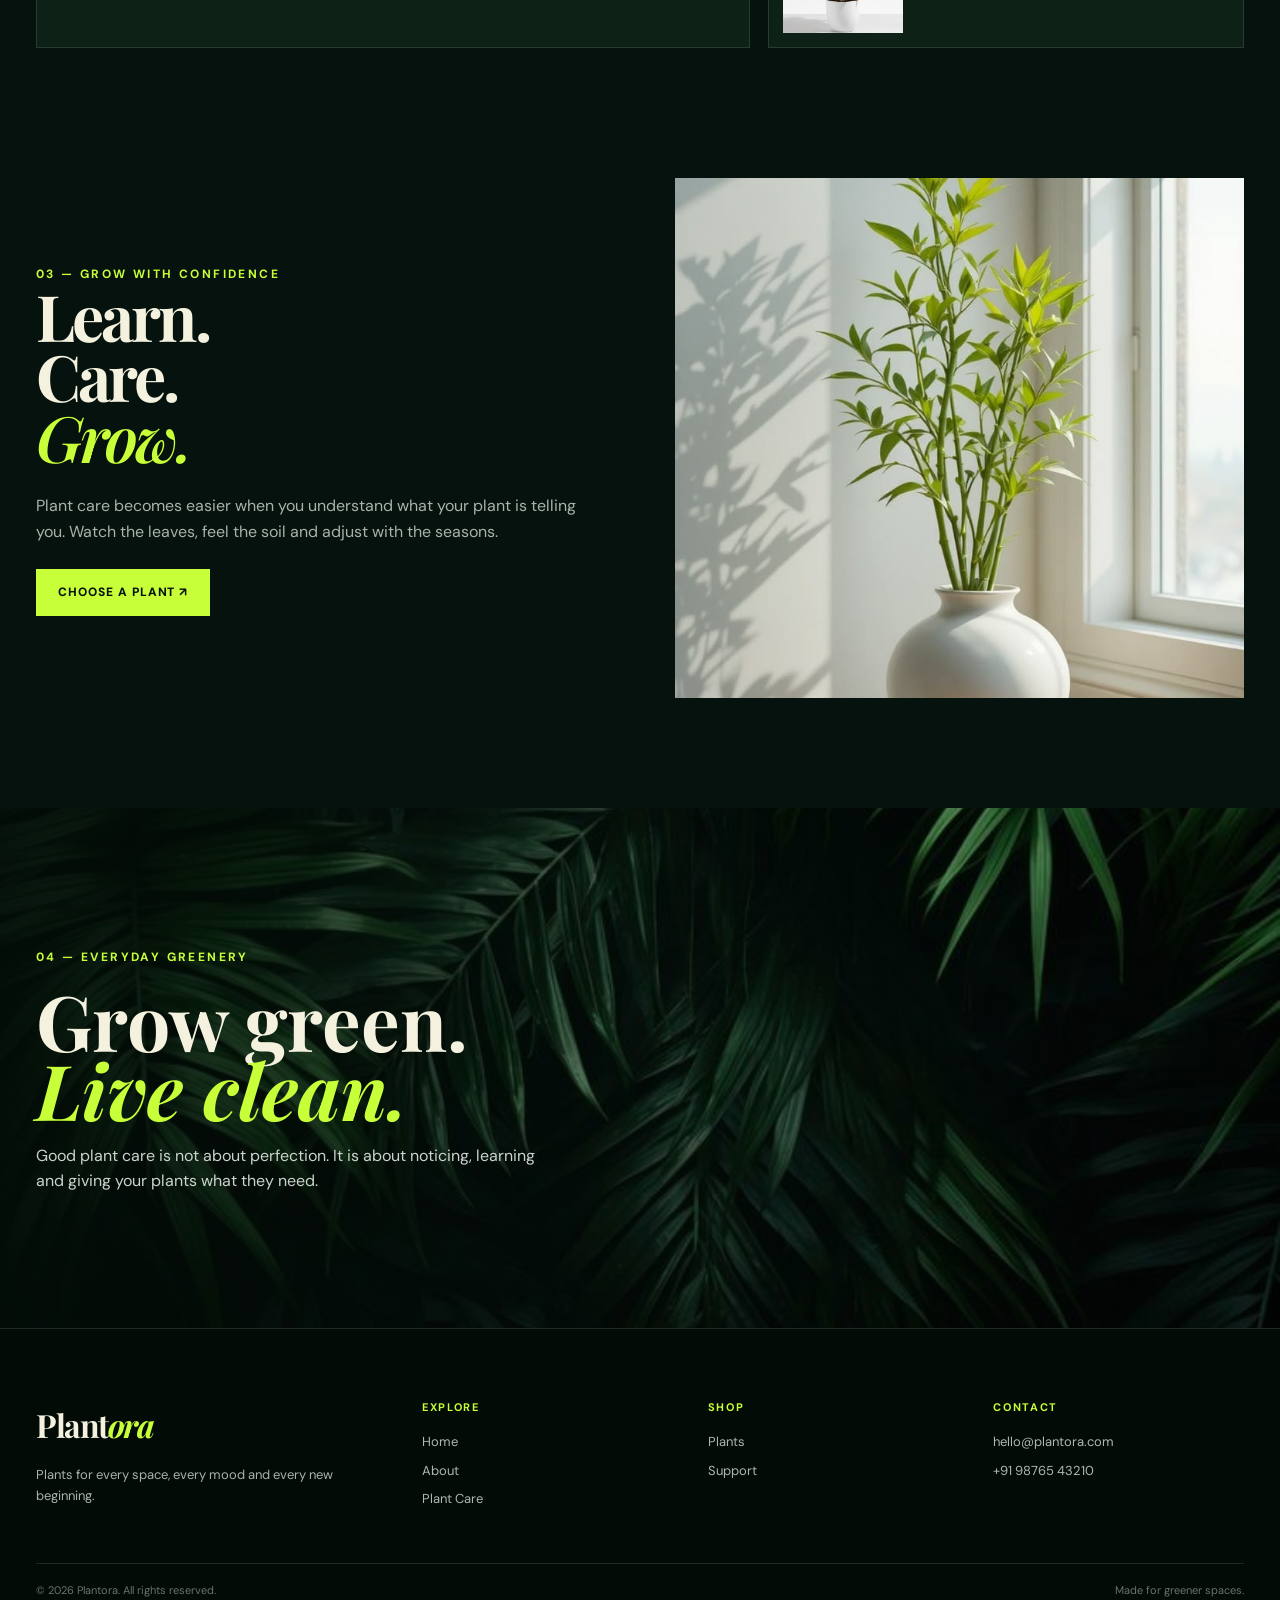
<file: services.html>
<!DOCTYPE html>
<html lang="en">

<head>

<meta charset="UTF-8">

<meta
    name="viewport"
    content="width=device-width, initial-scale=1.0">

<title>
    Plant Care | Plantora
</title>

<link
    rel="stylesheet"
    href="style.css">

</head>


<body>


<header class="site-header">

    <div class="container nav">

        <a
            class="logo"
            href="index.html">
            Plant<span>ora</span>
        </a>


        <nav class="nav-links">

            <a href="index.html">
                Home
            </a>

            <a href="about.html">
                About
            </a>

            <a
                class="active"
                href="services.html">
                Plant Care
            </a>

            <a href="shop.html">
                Shop
            </a>

            <a href="contact.html">
                Contact
            </a>

        </nav>


        <div class="nav-actions">

            <button
                class="icon-btn menu-btn"
                aria-label="Menu"
                aria-expanded="false">
                ☰
            </button>

        </div>

    </div>

</header>



<main>


<!-- =====================================================
     PLANT CARE SPLIT HERO
===================================================== -->

<section class="split-hero">


    <!-- LEFT -->
    <div class="split-hero-content reveal">

        <span class="eyebrow">
            01 — Plant care
        </span>


        <h1>
            Care that helps
            <br>
            plants <em>thrive.</em>
        </h1>


        <p>
            Simple guides for watering, light, repotting
            and everyday plant care. Give your plants the
            attention they need without making it complicated.
        </p>

    </div>


    <!-- RIGHT -->
    <div class="split-hero-image">

        <img
            src="images/care-hero.jpg"
            alt="Hands caring for a young plant">

    </div>

</section>



<!-- =====================================================
     CARE GUIDES
===================================================== -->

<section class="section">

    <div class="container">

        <div class="section-head reveal">

            <div>

                <span class="eyebrow">
                    02 — Plant care guides
                </span>

                <h2 class="section-title">
                    Small care.
                    <br>
                    <em>Big difference.</em>
                </h2>

            </div>


            <p>
                Healthy plants start with a few simple habits.
                Learn the basics and build a routine that works
                for your space.
            </p>

        </div>


        <div class="care-grid">


            <article class="care-card large reveal">

                <img
                    src="images/watering.jpg"
                    alt="Watering a plant">


                <div>

                    <span class="eyebrow">
                        01 — Watering
                    </span>

                    <h3>
                        Water with purpose.
                    </h3>

                    <p>
                        Check the soil before watering.
                        Most indoor plants prefer the soil
                        to dry slightly between waterings
                        rather than staying constantly wet.
                    </p>

                </div>

            </article>



            <div class="care-list">


                <article class="tip-card reveal">

                    <img
                        src="images/care-tip-01.jpg"
                        alt="Indoor plant care">

                    <div>

                        <h4>
                            Find the right light
                        </h4>

                        <p>
                            Place your plant where its
                            natural light needs can be met.
                        </p>

                    </div>

                </article>



                <article class="tip-card reveal">

                    <img
                        src="images/care-tip-02.jpg"
                        alt="Plant in a pot">

                    <div>

                        <h4>
                            Repot when needed
                        </h4>

                        <p>
                            Give roots more room when
                            growth becomes crowded.
                        </p>

                    </div>

                </article>



                <article class="tip-card reveal">

                    <img
                        src="images/care-tip-03.jpg"
                        alt="Decorative plant">

                    <div>

                        <h4>
                            Keep leaves clean
                        </h4>

                        <p>
                            Gently clean dusty leaves so
                            your plant can look and grow
                            its best.
                        </p>

                    </div>

                </article>


            </div>

        </div>

    </div>

</section>



<!-- =====================================================
     LEARN CARE GROW
===================================================== -->

<section
    class="section"
    style="padding-top:20px">

    <div class="container">

        <div class="story-grid">


            <div class="story-copy reveal">

                <span class="eyebrow">
                    03 — Grow with confidence
                </span>

                <h2 class="section-title">

                    Learn.
                    <br>

                    Care.
                    <br>

                    <em>Grow.</em>

                </h2>


                <p>
                    Plant care becomes easier when you
                    understand what your plant is telling you.
                    Watch the leaves, feel the soil and adjust
                    with the seasons.
                </p>


                <a
                    class="btn"
                    href="shop.html">
                    Choose a plant ↗
                </a>

            </div>


            <img
                class="reveal"
                src="images/plant-07.jpg"
                alt="Plant in a bright home">

        </div>

    </div>

</section>



<!-- =====================================================
     CARE CTA
===================================================== -->

<section
    class="dark-image-section"
    style="background-image:url('images/fern.jpg')">

    <div class="container">

        <div class="dark-image-copy reveal">

            <span class="eyebrow">
                04 — Everyday greenery
            </span>

            <h2>
                Grow green.
                <br>
                <em>Live clean.</em>
            </h2>

            <p>
                Good plant care is not about perfection.
                It is about noticing, learning and giving
                your plants what they need.
            </p>

        </div>

    </div>

</section>


</main>



<footer class="site-footer">

    <div class="container">

        <div class="footer-grid">

            <div class="footer-brand">

                <a
                    class="logo"
                    href="index.html">
                    Plant<span>ora</span>
                </a>

                <p>
                    Plants for every space, every mood
                    and every new beginning.
                </p>

            </div>


            <div class="footer-col">

                <h4>
                    Explore
                </h4>

                <a href="index.html">
                    Home
                </a>

                <a href="about.html">
                    About
                </a>

                <a href="services.html">
                    Plant Care
                </a>

            </div>


            <div class="footer-col">

                <h4>
                    Shop
                </h4>

                <a href="shop.html">
                    Plants
                </a>

                <a href="contact.html">
                    Support
                </a>

            </div>


            <div class="footer-col">

                <h4>
                    Contact
                </h4>

                <p>
                    hello@plantora.com
                </p>

                <p>
                    +91 98765 43210
                </p>

            </div>

        </div>


        <div class="copyright">

            <span>
                © 2026 Plantora. All rights reserved.
            </span>

            <span>
                Made for greener spaces.
            </span>

        </div>

    </div>

</footer>


<script src="script.js"></script>

</body>
</html>
</file>
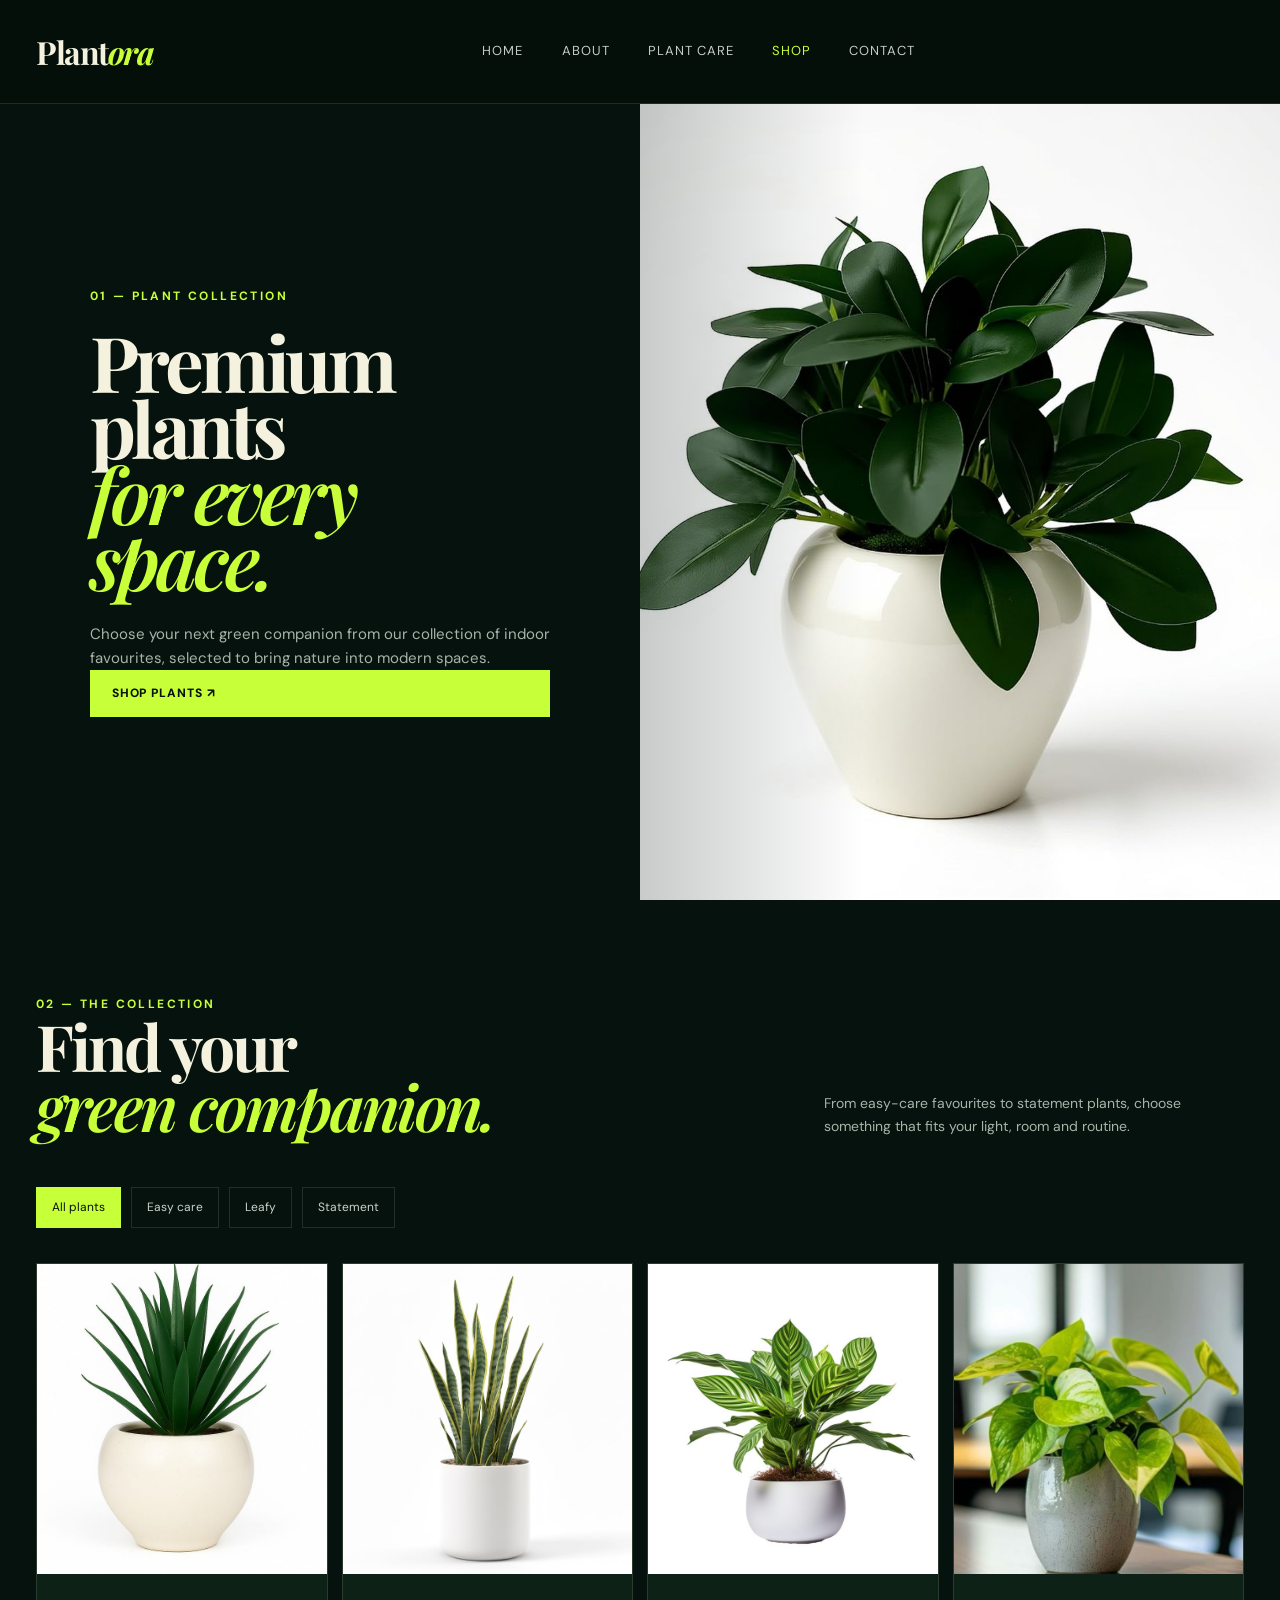
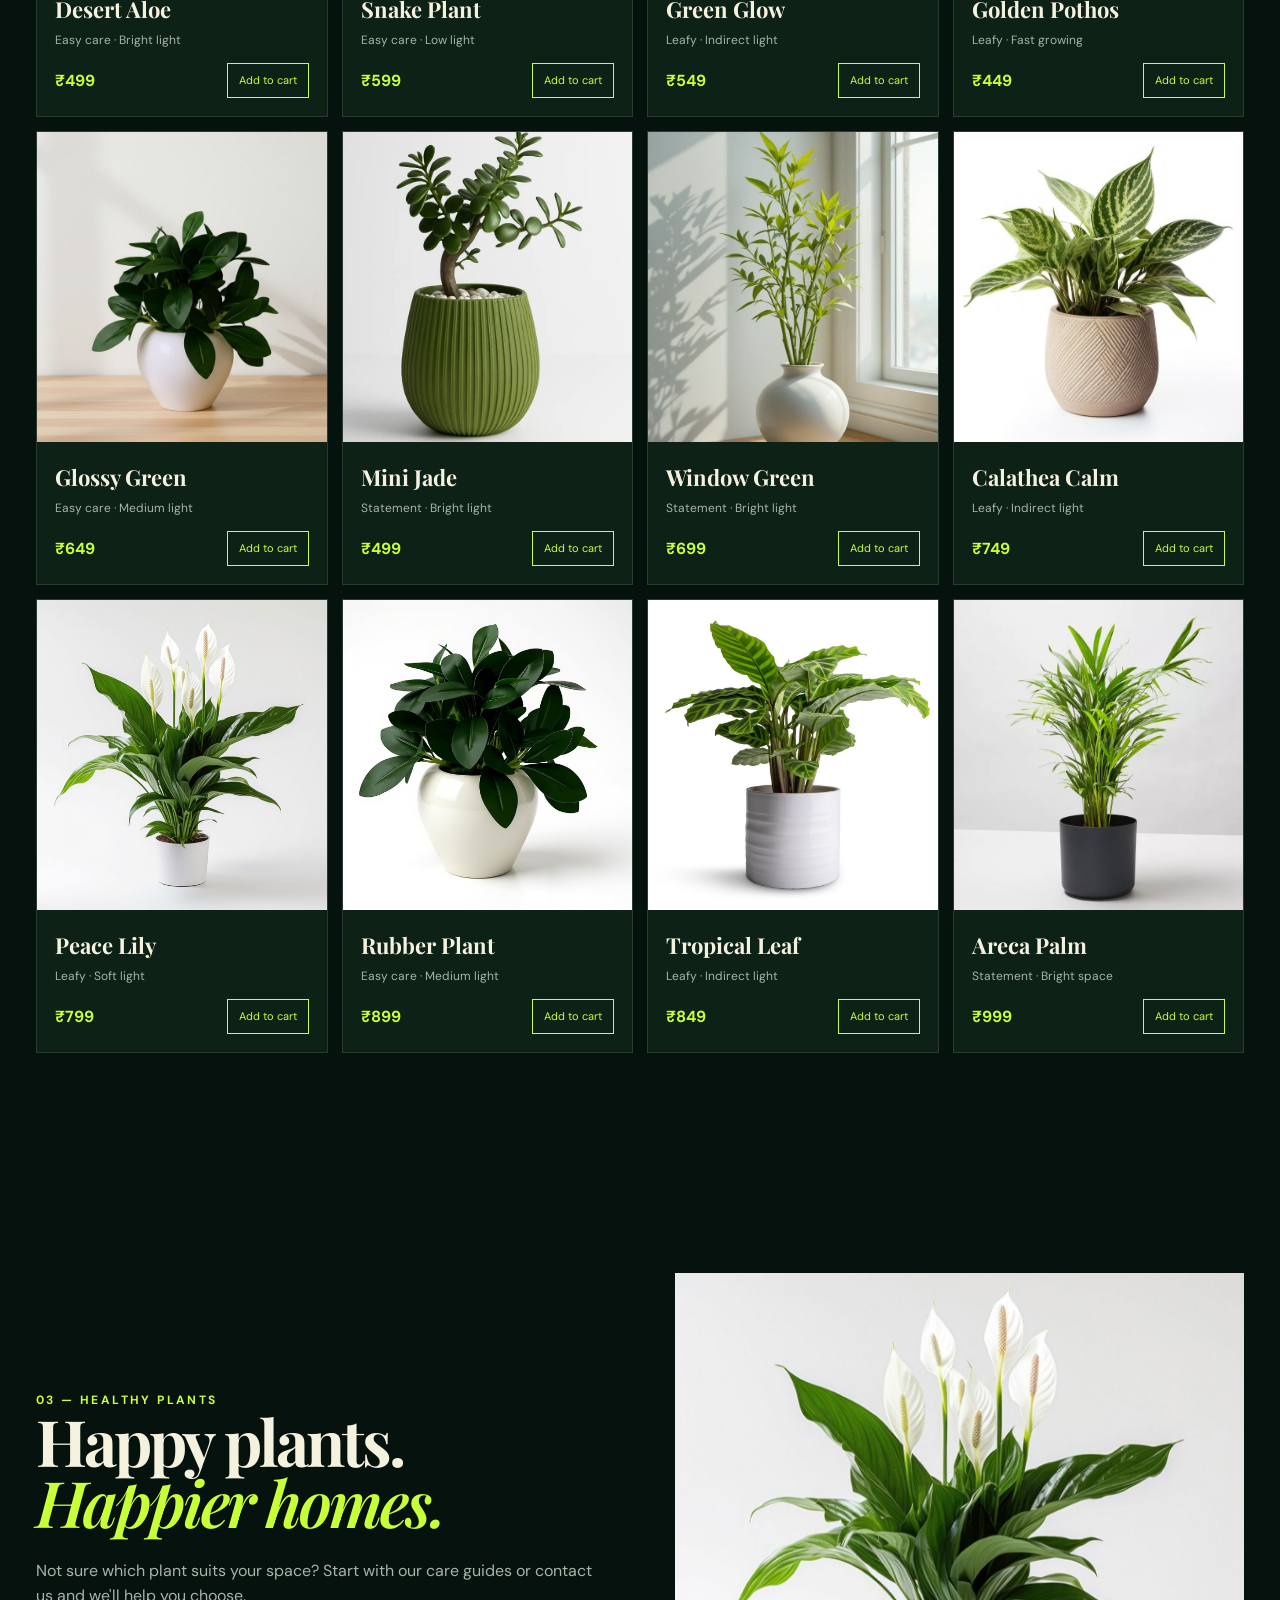
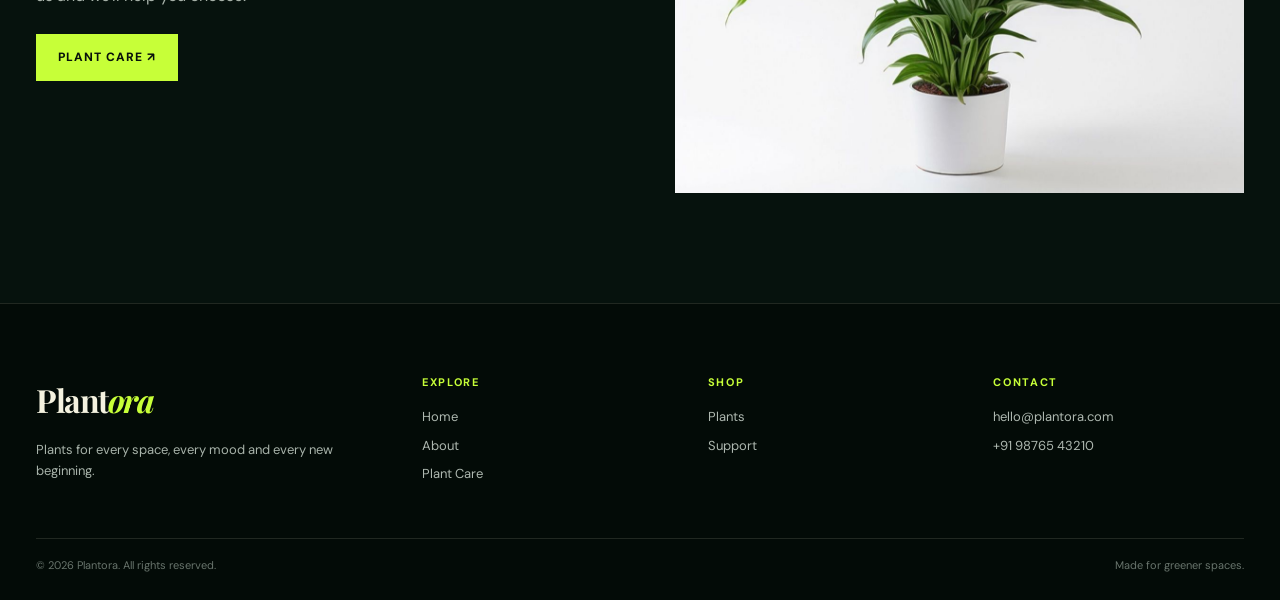
<file: shop.html>
<!DOCTYPE html>
<html lang="en">

<head>

<meta charset="UTF-8">

<meta
    name="viewport"
    content="width=device-width, initial-scale=1.0">

<title>
    Shop Plants | Plantora
</title>

<link
    rel="stylesheet"
    href="style.css">

</head>


<body>


<header class="site-header">

    <div class="container nav">

        <a
            class="logo"
            href="index.html">
            Plant<span>ora</span>
        </a>


        <nav class="nav-links">

            <a href="index.html">
                Home
            </a>

            <a href="about.html">
                About
            </a>

            <a href="services.html">
                Plant Care
            </a>

            <a
                class="active"
                href="shop.html">
                Shop
            </a>

            <a href="contact.html">
                Contact
            </a>

        </nav>


        <div class="nav-actions">

            <button
                class="icon-btn menu-btn"
                aria-label="Menu"
                aria-expanded="false">
                ☰
            </button>

        </div>

    </div>

</header>



<main>


<!-- =====================================================
     SHOP SPLIT HERO
===================================================== -->

<section class="split-hero">


    <!-- LEFT SIDE -->
    <div class="split-hero-content reveal">

        <span class="eyebrow">
            01 — Plant collection
        </span>


        <h1>
            Premium plants
            <br>
            <em>for every space.</em>
        </h1>


        <p>
            Choose your next green companion from our
            collection of indoor favourites, selected to
            bring nature into modern spaces.
        </p>


        <a
            class="btn"
            href="#plant-products">
            Shop plants ↗
        </a>

    </div>


    <!-- RIGHT SIDE -->
    <div class="split-hero-image">

        <img
            src="images/plant-10.jpg"
            alt="Premium indoor rubber plant">

    </div>

</section>



<!-- =====================================================
     PRODUCTS
===================================================== -->

<section
    class="shop-products section"
    id="plant-products">

    <div class="container">


        <div class="section-head reveal">

            <div>

                <span class="eyebrow">
                    02 — The collection
                </span>

                <h2 class="section-title">
                    Find your
                    <br>
                    <em>green companion.</em>
                </h2>

            </div>


            <p>
                From easy-care favourites to statement plants,
                choose something that fits your light, room
                and routine.
            </p>

        </div>



        <!-- FILTERS -->

        <div class="filter-bar">

            <button
                class="filter-btn active"
                data-filter="all">
                All plants
            </button>

            <button
                class="filter-btn"
                data-filter="easy">
                Easy care
            </button>

            <button
                class="filter-btn"
                data-filter="leafy">
                Leafy
            </button>

            <button
                class="filter-btn"
                data-filter="statement">
                Statement
            </button>

        </div>



        <div class="product-grid">


            <!-- PRODUCT 1 -->

            <article
                class="product-card reveal"
                data-category="easy">

                <div class="pic">

                    <img
                        src="images/plant-01.jpg"
                        alt="Aloe plant">

                </div>


                <div class="product-info">

                    <h3>
                        Desert Aloe
                    </h3>

                    <p>
                        Easy care · Bright light
                    </p>

                    <div class="price-row">

                        <span class="price">
                            ₹499
                        </span>

                        <button
                            class="small-btn add-cart">
                            Add to cart
                        </button>

                    </div>

                </div>

            </article>



            <!-- PRODUCT 2 -->

            <article
                class="product-card reveal"
                data-category="easy">

                <div class="pic">

                    <img
                        src="images/plant-02.jpg"
                        alt="Snake plant">

                </div>


                <div class="product-info">

                    <h3>
                        Snake Plant
                    </h3>

                    <p>
                        Easy care · Low light
                    </p>

                    <div class="price-row">

                        <span class="price">
                            ₹599
                        </span>

                        <button
                            class="small-btn add-cart">
                            Add to cart
                        </button>

                    </div>

                </div>

            </article>



            <!-- PRODUCT 3 -->

            <article
                class="product-card reveal"
                data-category="leafy">

                <div class="pic">

                    <img
                        src="images/plant-03.jpg"
                        alt="Leafy plant">

                </div>


                <div class="product-info">

                    <h3>
                        Green Glow
                    </h3>

                    <p>
                        Leafy · Indirect light
                    </p>

                    <div class="price-row">

                        <span class="price">
                            ₹549
                        </span>

                        <button
                            class="small-btn add-cart">
                            Add to cart
                        </button>

                    </div>

                </div>

            </article>



            <!-- PRODUCT 4 -->

            <article
                class="product-card reveal"
                data-category="leafy">

                <div class="pic">

                    <img
                        src="images/plant-04.jpg"
                        alt="Pothos">

                </div>


                <div class="product-info">

                    <h3>
                        Golden Pothos
                    </h3>

                    <p>
                        Leafy · Fast growing
                    </p>

                    <div class="price-row">

                        <span class="price">
                            ₹449
                        </span>

                        <button
                            class="small-btn add-cart">
                            Add to cart
                        </button>

                    </div>

                </div>

            </article>



            <!-- PRODUCT 5 -->

            <article
                class="product-card reveal"
                data-category="easy">

                <div class="pic">

                    <img
                        src="images/plant-05.jpg"
                        alt="Compact indoor plant">

                </div>


                <div class="product-info">

                    <h3>
                        Glossy Green
                    </h3>

                    <p>
                        Easy care · Medium light
                    </p>

                    <div class="price-row">

                        <span class="price">
                            ₹649
                        </span>

                        <button
                            class="small-btn add-cart">
                            Add to cart
                        </button>

                    </div>

                </div>

            </article>



            <!-- PRODUCT 6 -->

            <article
                class="product-card reveal"
                data-category="statement">

                <div class="pic">

                    <img
                        src="images/plant-06.jpg"
                        alt="Small green plant">

                </div>


                <div class="product-info">

                    <h3>
                        Mini Jade
                    </h3>

                    <p>
                        Statement · Bright light
                    </p>

                    <div class="price-row">

                        <span class="price">
                            ₹499
                        </span>

                        <button
                            class="small-btn add-cart">
                            Add to cart
                        </button>

                    </div>

                </div>

            </article>



            <!-- PRODUCT 7 -->

            <article
                class="product-card reveal"
                data-category="statement">

                <div class="pic">

                    <img
                        src="images/plant-07.jpg"
                        alt="Tall indoor plant">

                </div>


                <div class="product-info">

                    <h3>
                        Window Green
                    </h3>

                    <p>
                        Statement · Bright light
                    </p>

                    <div class="price-row">

                        <span class="price">
                            ₹699
                        </span>

                        <button
                            class="small-btn add-cart">
                            Add to cart
                        </button>

                    </div>

                </div>

            </article>



            <!-- PRODUCT 8 -->

            <article
                class="product-card reveal"
                data-category="leafy">

                <div class="pic">

                    <img
                        src="images/plant-08.jpg"
                        alt="Patterned plant">

                </div>


                <div class="product-info">

                    <h3>
                        Calathea Calm
                    </h3>

                    <p>
                        Leafy · Indirect light
                    </p>

                    <div class="price-row">

                        <span class="price">
                            ₹749
                        </span>

                        <button
                            class="small-btn add-cart">
                            Add to cart
                        </button>

                    </div>

                </div>

            </article>



            <!-- PRODUCT 9 -->

            <article
                class="product-card reveal"
                data-category="leafy">

                <div class="pic">

                    <img
                        src="images/plant-09.jpg"
                        alt="Peace lily">

                </div>


                <div class="product-info">

                    <h3>
                        Peace Lily
                    </h3>

                    <p>
                        Leafy · Soft light
                    </p>

                    <div class="price-row">

                        <span class="price">
                            ₹799
                        </span>

                        <button
                            class="small-btn add-cart">
                            Add to cart
                        </button>

                    </div>

                </div>

            </article>



            <!-- PRODUCT 10 -->

            <article
                class="product-card reveal"
                data-category="easy">

                <div class="pic">

                    <img
                        src="images/plant-10.jpg"
                        alt="Rubber plant">

                </div>


                <div class="product-info">

                    <h3>
                        Rubber Plant
                    </h3>

                    <p>
                        Easy care · Medium light
                    </p>

                    <div class="price-row">

                        <span class="price">
                            ₹899
                        </span>

                        <button
                            class="small-btn add-cart">
                            Add to cart
                        </button>

                    </div>

                </div>

            </article>



            <!-- PRODUCT 11 -->

            <article
                class="product-card reveal"
                data-category="leafy">

                <div class="pic">

                    <img
                        src="images/plant-11.jpg"
                        alt="Tropical plant">

                </div>


                <div class="product-info">

                    <h3>
                        Tropical Leaf
                    </h3>

                    <p>
                        Leafy · Indirect light
                    </p>

                    <div class="price-row">

                        <span class="price">
                            ₹849
                        </span>

                        <button
                            class="small-btn add-cart">
                            Add to cart
                        </button>

                    </div>

                </div>

            </article>



            <!-- PRODUCT 12 -->

            <article
                class="product-card reveal"
                data-category="statement">

                <div class="pic">

                    <img
                        src="images/plant-12.jpg"
                        alt="Areca style plant">

                </div>


                <div class="product-info">

                    <h3>
                        Areca Palm
                    </h3>

                    <p>
                        Statement · Bright space
                    </p>

                    <div class="price-row">

                        <span class="price">
                            ₹999
                        </span>

                        <button
                            class="small-btn add-cart">
                            Add to cart
                        </button>

                    </div>

                </div>

            </article>


        </div>

    </div>

</section>



<!-- =====================================================
     HEALTHY PLANTS
===================================================== -->

<section class="section">

    <div class="container">

        <div class="story-grid">


            <div class="story-copy reveal">

                <span class="eyebrow">
                    03 — Healthy plants
                </span>

                <h2 class="section-title">

                    Happy plants.
                    <br>

                    <em>Happier homes.</em>

                </h2>


                <p>
                    Not sure which plant suits your space?
                    Start with our care guides or contact us
                    and we'll help you choose.
                </p>


                <a
                    class="btn"
                    href="services.html">
                    Plant care ↗
                </a>

            </div>


            <img
                class="reveal"
                src="images/plant-09.jpg"
                alt="Healthy indoor plants">

        </div>

    </div>

</section>


</main>



<footer class="site-footer">

    <div class="container">

        <div class="footer-grid">

            <div class="footer-brand">

                <a
                    class="logo"
                    href="index.html">
                    Plant<span>ora</span>
                </a>

                <p>
                    Plants for every space, every mood
                    and every new beginning.
                </p>

            </div>


            <div class="footer-col">

                <h4>
                    Explore
                </h4>

                <a href="index.html">
                    Home
                </a>

                <a href="about.html">
                    About
                </a>

                <a href="services.html">
                    Plant Care
                </a>

            </div>


            <div class="footer-col">

                <h4>
                    Shop
                </h4>

                <a href="shop.html">
                    Plants
                </a>

                <a href="contact.html">
                    Support
                </a>

            </div>


            <div class="footer-col">

                <h4>
                    Contact
                </h4>

                <p>
                    hello@plantora.com
                </p>

                <p>
                    +91 98765 43210
                </p>

            </div>

        </div>


        <div class="copyright">

            <span>
                © 2026 Plantora. All rights reserved.
            </span>

            <span>
                Made for greener spaces.
            </span>

        </div>

    </div>

</footer>


<script src="script.js"></script>

</body>
</html>
</file>
<file: style.css>
@import url('https://fonts.googleapis.com/css2?family=DM+Sans:wght@400;500;600;700&family=Playfair+Display:ital,wght@0,600;0,700;1,600;1,700&display=swap');


:root {

    --bg: #06120d;
    --bg2: #0a1912;
    --card: #0e2117;

    --lime: #c7ff38;

    --cream: #f4f2df;

    --muted: #a8b3aa;

    --line: rgba(244,242,223,.12);

    --max: 1280px;

}


* {

    box-sizing: border-box;

    margin: 0;

    padding: 0;

}


html {

    scroll-behavior: smooth;

}


body {

    font-family:
        'DM Sans',
        sans-serif;

    background:
        var(--bg);

    color:
        var(--cream);

    line-height:
        1.6;

    overflow-x:
        hidden;

}


body.menu-open {

    overflow:
        hidden;

}


a {

    text-decoration:
        none;

    color:
        inherit;

}


img {

    width:
        100%;

    display:
        block;

}


button,
input,
textarea {

    font:
        inherit;

}


.container {

    width:
        min(
            var(--max),
            calc(100% - 72px)
        );

    margin:
        auto;

}



/* =====================================================
   NAVBAR
===================================================== */

.site-header {

    height:
        104px;

    background:
        rgba(5,15,10,.94);

    border-bottom:
        1px solid var(--line);

    position:
        sticky;

    top:
        0;

    z-index:
        1000;

    backdrop-filter:
        blur(12px);

}


.nav {

    height:
        100%;

    display:
        flex;

    align-items:
        center;

    justify-content:
        space-between;

    gap:
        30px;

}


.logo {

    font-family:
        'Playfair Display',
        serif;

    font-size:
        32px;

    font-weight:
        700;

    letter-spacing:
        -1.5px;

}


.logo span {

    color:
        var(--lime);

    font-style:
        italic;

}


.nav-links {

    display:
        flex;

    align-items:
        center;

    gap:
        38px;

}


.nav-links a {

    font-size:
        13px;

    text-transform:
        uppercase;

    letter-spacing:
        .08em;

    color:
        #c5ccc5;

    transition:
        .25s;

}


.nav-links a:hover,
.nav-links a.active {

    color:
        var(--lime);

}


.nav-actions {

    display:
        flex;

    gap:
        10px;

}


.icon-btn {

    display:
        none;

    border:
        0;

    background:
        none;

    color:
        var(--cream);

    font-size:
        24px;

    cursor:
        pointer;

}



/* =====================================================
   COMMON
===================================================== */

.eyebrow {

    display:
        inline-block;

    color:
        var(--lime);

    font-size:
        12px;

    font-weight:
        700;

    letter-spacing:
        .2em;

    text-transform:
        uppercase;

}


.section {

    padding:
        110px 0;

}


.section-title {

    font-family:
        'Playfair Display',
        serif;

    font-size:
        clamp(44px,5vw,78px);

    line-height:
        .95;

    letter-spacing:
        -.045em;

}


.section-title em {

    color:
        var(--lime);

    font-weight:
        600;

}


.section-head {

    display:
        flex;

    align-items:
        end;

    justify-content:
        space-between;

    gap:
        40px;

    margin-bottom:
        50px;

}


.section-head p {

    max-width:
        420px;

    color:
        var(--muted);

    font-size:
        14px;

}


.btn {

    display:
        inline-flex;

    align-items:
        center;

    gap:
        12px;

    padding:
        13px 21px;

    background:
        var(--lime);

    color:
        #08120b;

    border:
        1px solid var(--lime);

    font-size:
        12px;

    font-weight:
        800;

    text-transform:
        uppercase;

    letter-spacing:
        .08em;

    transition:
        .3s;

}


.btn:hover {

    background:
        transparent;

    color:
        var(--lime);

    transform:
        translateY(-3px);

}



/* =====================================================
   HOME HERO
===================================================== */

.hero {

    min-height:
        calc(100vh - 104px);

    position:
        relative;

    display:
        flex;

    align-items:
        center;

    overflow:
        hidden;

    background:
        #07140d;

}


.hero-media {

    position:
        absolute;

    inset:
        0;

}


.hero-media img {

    height:
        100%;

    object-fit:
        cover;

    object-position:
        center;

}


.hero-media:after {

    content:
        '';

    position:
        absolute;

    inset:
        0;

    background:
        linear-gradient(
            90deg,
            rgba(3,13,8,.88) 0%,
            rgba(3,13,8,.48) 48%,
            rgba(3,13,8,.12) 100%
        );

}


.hero-content {

    position:
        relative;

    z-index:
        2;

    max-width:
        760px;

    padding:
        90px 0;

}


.hero h1 {

    font-family:
        'Playfair Display',
        serif;

    font-size:
        clamp(58px,8vw,120px);

    line-height:
        .86;

    letter-spacing:
        -.06em;

    margin:
        22px 0 28px;

}


.hero h1 em {

    color:
        var(--lime);

}


.hero p {

    max-width:
        500px;

    color:
        #d5dcd4;

    font-size:
        16px;

    margin-bottom:
        32px;

}



/* =====================================================
   PRODUCTS
===================================================== */

.product-grid {

    display:
        grid;

    grid-template-columns:
        repeat(4,1fr);

    gap:
        14px;

}


.product-card {

    background:
        var(--card);

    border:
        1px solid var(--line);

    overflow:
        hidden;

}


.product-card .pic {

    height:
        310px;

    background:
        #f3f1e8;

    overflow:
        hidden;

}


.product-card img {

    height:
        100%;

    object-fit:
        cover;

    transition:
        .5s;

}


.product-card:hover img {

    transform:
        scale(1.06);

}


.product-info {

    padding:
        18px;

}


.product-info h3 {

    font-family:
        'Playfair Display',
        serif;

    font-size:
        22px;

}


.product-info p {

    color:
        var(--muted);

    font-size:
        12px;

    margin:
        3px 0 13px;

}


.price-row {

    display:
        flex;

    justify-content:
        space-between;

    align-items:
        center;

}


.price {

    color:
        var(--lime);

    font-weight:
        700;

}


.small-btn {

    border:
        1px solid var(--lime);

    background:
        transparent;

    color:
        var(--lime);

    padding:
        8px 11px;

    font-size:
        11px;

    cursor:
        pointer;

    transition:
        .25s;

}


.small-btn:hover {

    background:
        var(--lime);

    color:
        #08120b;

}



/* =====================================================
   DARK IMAGE SECTION
===================================================== */

.dark-image-section {

    min-height:
        520px;

    background-size:
        cover;

    background-position:
        center;

    position:
        relative;

    display:
        flex;

    align-items:
        center;

}


.dark-image-section:before {

    content:
        '';

    position:
        absolute;

    inset:
        0;

    background:
        linear-gradient(
            90deg,
            rgba(3,13,8,.9),
            rgba(3,13,8,.38),
            rgba(3,13,8,.2)
        );

}


.dark-image-section .container {

    position:
        relative;

    z-index:
        1;

}


.dark-image-copy {

    max-width:
        620px;

}


.dark-image-copy h2 {

    font-family:
        'Playfair Display',
        serif;

    font-size:
        clamp(50px,6vw,92px);

    line-height:
        .9;

    margin:
        18px 0;

}


.dark-image-copy h2 em {

    color:
        var(--lime);

}


.dark-image-copy p {

    max-width:
        500px;

    color:
        #cbd4cc;

}



/* =====================================================
   STATISTICS
===================================================== */

.stats {

    display:
        grid;

    grid-template-columns:
        repeat(3,1fr);

    gap:
        20px;

}


.stat {

    padding:
        36px;

    border-top:
        1px solid var(--line);

}


.stat strong {

    display:
        block;

    color:
        var(--lime);

    font-family:
        'Playfair Display',
        serif;

    font-size:
        55px;

    line-height:
        1;

}


.stat span {

    color:
        var(--muted);

    font-size:
        12px;

    text-transform:
        uppercase;

    letter-spacing:
        .12em;

}



/* =====================================================
   STORY
===================================================== */

.story-grid {

    display:
        grid;

    grid-template-columns:
        1fr 1fr;

    gap:
        70px;

    align-items:
        center;

}


.story-grid img {

    height:
        520px;

    object-fit:
        cover;

}


.story-copy p {

    color:
        var(--muted);

    margin:
        25px 0;

    max-width:
        560px;

}



/* =====================================================
   FEATURES
===================================================== */

.feature-grid {

    display:
        grid;

    grid-template-columns:
        repeat(3,1fr);

    gap:
        18px;

}


.feature-card {

    background:
        var(--card);

    padding:
        30px;

    border:
        1px solid var(--line);

}


.feature-icon {

    color:
        var(--lime);

    font-size:
        25px;

    margin-bottom:
        20px;

}


.feature-card h3 {

    font-family:
        'Playfair Display',
        serif;

    font-size:
        25px;

    margin-bottom:
        8px;

}


.feature-card p {

    font-size:
        13px;

    color:
        var(--muted);

}



/* =====================================================
   REVIEWS
===================================================== */

.reviews {

    display:
        grid;

    grid-template-columns:
        repeat(3,1fr);

    gap:
        16px;

}


.review {

    padding:
        28px;

    background:
        #0b1a13;

    border:
        1px solid var(--line);

}


.review p {

    color:
        #cdd5ce;

    font-size:
        14px;

}


.review strong {

    display:
        block;

    margin-top:
        18px;

    color:
        var(--lime);

    font-size:
        12px;

}



/* =====================================================
   LIME CTA
===================================================== */

.lime-cta {

    background:
        var(--lime);

    color:
        #08120b;

    padding:
        80px 0;

}


.lime-cta-inner {

    display:
        flex;

    align-items:
        center;

    justify-content:
        space-between;

    gap:
        40px;

}


.lime-cta h2 {

    font-family:
        'Playfair Display',
        serif;

    font-size:
        clamp(45px,6vw,86px);

    line-height:
        .9;

}


.dark-btn {

    background:
        #08120b;

    color:
        var(--lime);

    border-color:
        #08120b;

}


.dark-btn:hover {

    color:
        #08120b;

    background:
        transparent;

    border-color:
        #08120b;

}



/* =====================================================
   SPLIT HERO
   USED BY PLANT CARE + SHOP
===================================================== */

.split-hero {

    min-height:
        calc(100vh - 104px);

    display:
        grid;

    grid-template-columns:
        50% 50%;

    background:
        var(--bg);

    overflow:
        hidden;

}


.split-hero-content {

    display:
        flex;

    flex-direction:
        column;

    justify-content:
        center;

    padding:
        80px 7vw;

    position:
        relative;

    z-index:
        2;

}


.split-hero h1 {

    font-family:
        'Playfair Display',
        serif;

    font-size:
        clamp(55px,6vw,92px);

    line-height:
        .86;

    letter-spacing:
        -.055em;

    margin:
        22px 0 30px;

}


.split-hero h1 em {

    color:
        var(--lime);

    font-weight:
        600;

}


.split-hero p {

    max-width:
        520px;

    color:
        var(--muted);

    font-size:
        15px;

}


.split-hero-image {

    min-height:
        100%;

    overflow:
        hidden;

    position:
        relative;

}


.split-hero-image img {

    width:
        100%;

    height:
        100%;

    min-height:
        650px;

    object-fit:
        cover;

    object-position:
        center;

}


.split-hero-image:after {

    content:
        '';

    position:
        absolute;

    inset:
        0;

    background:
        linear-gradient(
            90deg,
            rgba(6,18,13,.22),
            transparent 35%
        );

}



/* =====================================================
   ABOUT
===================================================== */

.page-hero {

    min-height:
        600px;

    position:
        relative;

    display:
        flex;

    align-items:
        center;

    overflow:
        hidden;

}


.page-hero-bg {

    position:
        absolute;

    inset:
        0;

    background-size:
        cover;

    background-position:
        center;

}


.page-hero-bg:after {

    content:
        '';

    position:
        absolute;

    inset:
        0;

    background:
        linear-gradient(
            90deg,
            rgba(4,14,9,.88),
            rgba(4,14,9,.42),
            rgba(4,14,9,.2)
        );

}


.page-hero-content {

    position:
        relative;

    z-index:
        2;

    max-width:
        750px;

    padding:
        90px 0;

}


.page-hero h1 {

    font-family:
        'Playfair Display',
        serif;

    font-size:
        clamp(55px,7vw,100px);

    line-height:
        .88;

    letter-spacing:
        -.055em;

    margin:
        20px 0;

}


.page-hero h1 em {

    color:
        var(--lime);

}


.page-hero p {

    max-width:
        530px;

    color:
        #d2d9d3;

}


.about-image {

    height:
        520px;

    object-fit:
        cover;

}


.mission-grid {

    display:
        grid;

    grid-template-columns:
        repeat(2,1fr);

    gap:
        18px;

}


.mission {

    padding:
        40px;

    background:
        var(--card);

    border:
        1px solid var(--line);

}


.mission h3 {

    font-family:
        'Playfair Display',
        serif;

    font-size:
        30px;

    color:
        var(--lime);

    margin-bottom:
        12px;

}


.mission p {

    color:
        var(--muted);

    font-size:
        14px;

}



/* =====================================================
   PLANT CARE
===================================================== */

.care-grid {

    display:
        grid;

    grid-template-columns:
        1.2fr .8fr;

    gap:
        18px;

}


.care-card {

    background:
        var(--card);

    border:
        1px solid var(--line);

    padding:
        30px;

}


.care-card.large {

    display:
        grid;

    grid-template-columns:
        1fr 1fr;

    gap:
        30px;

    align-items:
        center;

}


.care-card img {

    height:
        330px;

    object-fit:
        cover;

}


.care-card h3 {

    font-family:
        'Playfair Display',
        serif;

    font-size:
        34px;

    margin-bottom:
        10px;

}


.care-card p {

    color:
        var(--muted);

    font-size:
        13px;

}


.care-list {

    display:
        grid;

    gap:
        18px;

}


.tip-card {

    display:
        grid;

    grid-template-columns:
        120px 1fr;

    gap:
        18px;

    background:
        var(--card);

    border:
        1px solid var(--line);

    padding:
        14px;

}


.tip-card img {

    height:
        105px;

    object-fit:
        cover;

}


.tip-card h4 {

    font-family:
        'Playfair Display',
        serif;

    font-size:
        20px;

}


.tip-card p {

    font-size:
        12px;

    color:
        var(--muted);

}



/* =====================================================
   SHOP
===================================================== */

.shop-products {

    padding-top:
        90px;

}


.filter-bar {

    display:
        flex;

    gap:
        10px;

    flex-wrap:
        wrap;

    margin-bottom:
        35px;

}


.filter-btn {

    background:
        transparent;

    border:
        1px solid var(--line);

    color:
        #cbd2cc;

    padding:
        10px 15px;

    font-size:
        12px;

    cursor:
        pointer;

}


.filter-btn.active,
.filter-btn:hover {

    background:
        var(--lime);

    border-color:
        var(--lime);

    color:
        #08120b;

}



/* =====================================================
   CONTACT
===================================================== */

.contact-grid {

    display:
        grid;

    grid-template-columns:
        1fr 1fr;

    gap:
        70px;

    align-items:
        start;

}


.contact-details {

    display:
        grid;

    gap:
        28px;

    margin-top:
        35px;

}


.contact-detail span {

    display:
        block;

    color:
        var(--lime);

    font-size:
        11px;

    text-transform:
        uppercase;

    letter-spacing:
        .16em;

    margin-bottom:
        5px;

}


.contact-detail p {

    color:
        var(--muted);

}


.contact-form {

    background:
        var(--card);

    border:
        1px solid var(--line);

    padding:
        34px;

}


.field {

    margin-bottom:
        18px;

}


.field label {

    display:
        block;

    font-size:
        11px;

    text-transform:
        uppercase;

    letter-spacing:
        .1em;

    color:
        #bac4bc;

    margin-bottom:
        7px;

}


.field input,
.field textarea {

    width:
        100%;

    border:
        1px solid var(--line);

    background:
        #07150e;

    color:
        var(--cream);

    padding:
        13px 14px;

    outline:
        none;

}


.field input:focus,
.field textarea:focus {

    border-color:
        var(--lime);

}


.field textarea {

    min-height:
        140px;

    resize:
        vertical;

}


.map-box {

    margin-top:
        60px;

    min-height:
        320px;

    background:
        linear-gradient(
            rgba(6,18,13,.28),
            rgba(6,18,13,.28)
        ),
        url('images/contact-bg.jpg')
        center/cover;

    display:
        flex;

    align-items:
        center;

    justify-content:
        center;

    border:
        1px solid var(--line);

}


.map-box div {

    background:
        rgba(6,18,13,.9);

    padding:
        22px 30px;

    text-align:
        center;

}


.map-box strong {

    font-family:
        'Playfair Display',
        serif;

    font-size:
        25px;

}


.map-box p {

    font-size:
        12px;

    color:
        var(--muted);

}



/* =====================================================
   FOOTER
===================================================== */

.site-footer {

    padding:
        70px 0 25px;

    background:
        #030b07;

    border-top:
        1px solid var(--line);

}


.footer-grid {

    display:
        grid;

    grid-template-columns:
        1.4fr 1fr 1fr 1fr;

    gap:
        35px;

}


.footer-brand p {

    color:
        var(--muted);

    font-size:
        13px;

    max-width:
        330px;

    margin-top:
        15px;

}


.footer-col h4 {

    color:
        var(--lime);

    font-size:
        11px;

    text-transform:
        uppercase;

    letter-spacing:
        .15em;

    margin-bottom:
        15px;

}


.footer-col a,
.footer-col p {

    display:
        block;

    color:
        #aeb8b0;

    font-size:
        13px;

    margin:
        8px 0;

}


.copyright {

    border-top:
        1px solid var(--line);

    margin-top:
        45px;

    padding-top:
        18px;

    color:
        #68746c;

    font-size:
        11px;

    display:
        flex;

    justify-content:
        space-between;

}



/* =====================================================
   REVEAL ANIMATION
===================================================== */

.reveal {

    opacity:
        0;

    transform:
        translateY(24px);

    transition:
        opacity .8s ease,
        transform .8s ease;

}


.reveal.visible {

    opacity:
        1;

    transform:
        none;

}



/* =====================================================
   TABLET
===================================================== */

@media (max-width:1000px) {


    .nav-links {

        gap:
            22px;

    }


    .product-grid {

        grid-template-columns:
            repeat(2,1fr);

    }


    .story-grid,
    .contact-grid {

        grid-template-columns:
            1fr;

    }


    .feature-grid,
    .reviews {

        grid-template-columns:
            1fr 1fr;

    }


    .care-grid {

        grid-template-columns:
            1fr;

    }


    .split-hero {

        grid-template-columns:
            1fr;

    }


    .split-hero-content {

        min-height:
            58vh;

        padding:
            70px 7vw;

    }


    .split-hero-image {

        height:
            58vh;

    }


    .split-hero-image img {

        min-height:
            0;

    }


    .footer-grid {

        grid-template-columns:
            repeat(2,1fr);

    }

}



/* =====================================================
   MOBILE
===================================================== */

@media (max-width:700px) {


    .container {

        width:
            min(
                100% - 36px,
                var(--max)
            );

    }


    .site-header {

        height:
            78px;

    }


    .logo {

        font-size:
            27px;

    }


    .nav-links {

        position:
            fixed;

        inset:
            78px 0 0;

        background:
            #06120d;

        display:
            flex;

        flex-direction:
            column;

        justify-content:
            center;

        gap:
            28px;

        transform:
            translateX(100%);

        transition:
            .35s;

        z-index:
            999;

    }


    .nav-links.open {

        transform:
            translateX(0);

    }


    .nav-links a {

        font-size:
            16px;

    }


    .icon-btn {

        display:
            block;

    }


    .hero {

        min-height:
            calc(100svh - 78px);

    }


    .hero-content {

        padding:
            60px 0;

    }


    .hero h1 {

        font-size:
            clamp(
                52px,
                15vw,
                78px
            );

    }


    .section {

        padding:
            75px 0;

    }


    .section-head {

        display:
            block;

    }


    .section-head p {

        margin-top:
            20px;

    }


    .product-grid {

        grid-template-columns:
            1fr;

    }


    .product-card .pic {

        height:
            330px;

    }


    .stats,
    .mission-grid,
    .feature-grid,
    .reviews {

        grid-template-columns:
            1fr;

    }


    .story-grid img,
    .about-image {

        height:
            390px;

    }


    .page-hero {

        min-height:
            560px;

    }


    .page-hero-content {

        padding:
            70px 0;

    }


    .page-hero h1 {

        font-size:
            clamp(
                52px,
                14vw,
                75px
            );

    }


    /* SPLIT HERO MOBILE */

    .split-hero-content {

        min-height:
            55vh;

        padding:
            65px 24px;

    }


    .split-hero h1 {

        font-size:
            clamp(
                52px,
                14vw,
                78px
            );

    }


    .split-hero-image {

        height:
            55vh;

    }


    .care-card.large {

        grid-template-columns:
            1fr;

    }


    .care-card img {

        height:
            280px;

    }


    .tip-card {

        grid-template-columns:
            95px 1fr;

    }


    .tip-card img {

        height:
            90px;

    }


    .contact-grid {

        gap:
            40px;

    }


    .footer-grid {

        grid-template-columns:
            1fr;

    }


    .copyright {

        display:
            block;

    }


    .copyright span {

        display:
            block;

        margin-top:
            7px;

    }


    .lime-cta-inner {

        display:
            block;

    }


    .lime-cta .btn {

        margin-top:
            25px;

    }

}
/* =========================================================
   PLANTORA — RESPONSIVE NAVBAR FIX
   ========================================================= */

/* Desktop */
.site-header {
    position: relative;
    z-index: 9999;
}

.nav {
    min-height: 78px;
    display: flex;
    align-items: center;
    justify-content: space-between;
    position: relative;
}

.logo {
    display: inline-block;
    text-decoration: none;
    flex-shrink: 0;
}

.nav-links {
    display: flex;
    align-items: center;
    justify-content: center;
    gap: 38px;
}

.nav-links a {
    display: inline-flex;
    align-items: center;
    justify-content: center;
    text-decoration: none;
    white-space: nowrap;
}

.nav-actions {
    display: flex;
    align-items: center;
}

.menu-btn {
    display: none;
}


/* =========================================================
   TABLET + MOBILE
   ========================================================= */

@media (max-width: 768px) {

    .site-header {
        width: 100%;
        position: relative;
        z-index: 9999;
    }

    .site-header .container.nav {
        width: 100%;
        min-height: 68px;
        padding: 0 18px;
        display: flex;
        align-items: center;
        justify-content: space-between;
        box-sizing: border-box;
    }

    /* Plantora logo */
    .logo {
        position: relative;
        z-index: 10002;
        margin: 0;
        padding: 0;
        line-height: 1;
        flex-shrink: 0;
    }

    /* Hamburger area */
    .nav-actions {
        margin-left: auto;
        display: flex;
        align-items: center;
        justify-content: center;
        position: relative;
        z-index: 10002;
    }

    .menu-btn {
        width: 42px;
        height: 42px;
        padding: 0;
        margin: 0;
        border: 0;
        outline: none;
        background: transparent;
        color: #f5f5e8;
        display: flex;
        align-items: center;
        justify-content: center;
        font-size: 24px;
        line-height: 1;
        cursor: pointer;
        flex-shrink: 0;
    }

    .menu-btn:focus {
        outline: none;
    }


    /* =====================================================
       MOBILE MENU
       ===================================================== */

    .nav-links {
        position: absolute;

        /* Start directly below navbar */
        top: 68px;
        left: 0;
        right: 0;

        width: 100%;
        box-sizing: border-box;

        display: none;

        flex-direction: column;
        align-items: center;
        justify-content: flex-start;

        gap: 0;

        padding: 8px 0 18px;

        background: #06120c;

        z-index: 10001;

        border-top: 1px solid rgba(255, 255, 255, 0.08);

        box-shadow: 0 15px 35px rgba(0, 0, 0, 0.35);
    }


    /* When JavaScript opens menu */
    .nav-links.active {
        display: flex;
    }


    /* Every menu item */
    .nav-links a {
        width: 100%;
        min-height: 52px;

        padding: 14px 20px;
        margin: 0;

        box-sizing: border-box;

        display: flex;
        align-items: center;
        justify-content: center;

        text-align: center;

        font-size: 13px;
        line-height: 1.2;
        letter-spacing: 1.5px;
        text-transform: uppercase;

        color: #eeeeE3;

        text-decoration: none;

        white-space: nowrap;
    }


    .nav-links a:hover {
        color: #baff22;
        background: rgba(186, 255, 34, 0.05);
    }


    /* Active/current page */
    .nav-links a.active,
    .nav-links a[aria-current="page"] {
        color: #baff22;
    }


    /* Prevent page from creating horizontal scrolling */
    html,
    body {
        max-width: 100%;
        overflow-x: hidden;
    }
}


/* =========================================================
   SMALL PHONES — 360px / 375px / 390px
   ========================================================= */

@media (max-width: 480px) {

    .site-header .container.nav {
        min-height: 64px;
        padding-left: 14px;
        padding-right: 14px;
    }

    .nav-links {
        top: 64px;
    }

    .nav-links a {
        min-height: 50px;
        padding: 13px 15px;
        font-size: 12px;
        letter-spacing: 1.3px;
    }

    .menu-btn {
        width: 40px;
        height: 40px;
        font-size: 22px;
    }
}


/* =========================================================
   VERY SMALL PHONE
   ========================================================= */

@media (max-width: 360px) {

    .site-header .container.nav {
        padding-left: 12px;
        padding-right: 12px;
    }

    .nav-links a {
        min-height: 48px;
        font-size: 11px;
        letter-spacing: 1.1px;
    }
}
/* =========================================================
   PLANTORA MOBILE MENU ONLY
   DO NOT CHANGE DESKTOP DESIGN
   ========================================================= */

@media (max-width: 768px) {

    /* Header */
    .site-header {
        position: relative;
        z-index: 9999;
    }

    .site-header .nav {
        position: relative;
        min-height: 65px;
        padding: 0 16px;
        display: flex;
        align-items: center;
        justify-content: space-between;
    }

    /* Plantora logo */
    .site-header .logo {
        display: block;
        position: relative;
        z-index: 10001;
        text-decoration: none;
    }

    /* Hamburger */
    .menu-btn {
        display: flex !important;
        width: 42px;
        height: 42px;

        align-items: center;
        justify-content: center;

        padding: 0;
        margin: 0;

        background: transparent;
        border: none;
        color: #ffffff;

        font-size: 23px;
        line-height: 1;

        cursor: pointer;

        position: relative;
        z-index: 10002;
    }


    /* =====================================================
       MOBILE NAVIGATION
       ===================================================== */

    .nav-links {
        position: absolute;

        top: 65px;
        left: 0;

        width: 100%;

        box-sizing: border-box;

        background: #06120c;

        padding: 5px 0 12px;

        display: none;

        flex-direction: column;
        align-items: center;

        gap: 0;

        z-index: 10000;

        border-top: 1px solid rgba(255,255,255,0.08);
    }


    /*
       IMPORTANT:
       Your existing JavaScript can use any of these
       common classes to open the menu.
    */

    .nav-links.active,
    .nav-links.open,
    .nav-links.show {
        display: flex;
    }


    /* =====================================================
       EVERY MENU ITEM
       ===================================================== */

    .nav-links a {
        width: 100%;

        height: 50px;
        min-height: 50px;

        padding: 0 15px;
        margin: 0;

        display: flex;
        align-items: center;
        justify-content: center;

        box-sizing: border-box;

        color: #eeeeE3;

        text-decoration: none;

        font-size: 12px;
        font-weight: 500;

        letter-spacing: 1.5px;

        text-transform: uppercase;

        text-align: center;

        white-space: nowrap;
    }


    /* Hover / active */
    .nav-links a:hover {
        color: #baff22;
    }

    .nav-links a.active {
        color: #baff22;
    }


    /* =====================================================
       IMPORTANT:
       HOME MUST BE FIRST
       ===================================================== */

    .nav-links a:first-child {
        display: flex !important;
        visibility: visible !important;
        opacity: 1 !important;
    }


    /* Prevent horizontal overflow */
    html,
    body {
        overflow-x: hidden;
        max-width: 100%;
    }
}


/* =========================================================
   SMALL MOBILE — 360px
   ========================================================= */

@media (max-width: 480px) {

    .site-header .nav {
        min-height: 64px;
        padding-left: 14px;
        padding-right: 14px;
    }

    .nav-links {
        top: 64px;
    }

    .nav-links a {
        height: 48px;
        min-height: 48px;

        font-size: 11px;
        letter-spacing: 1.3px;
    }

    .menu-btn {
        width: 40px;
        height: 40px;
        font-size: 21px;
    }
}


/* =========================================================
   VERY SMALL SCREEN
   ========================================================= */

@media (max-width: 360px) {

    .site-header .nav {
        padding-left: 12px;
        padding-right: 12px;
    }

    .nav-links a {
        height: 47px;
        min-height: 47px;

        font-size: 11px;
        letter-spacing: 1px;
    }
}
/* =========================================================
   PLANTORA — MOBILE / RESPONSIVE ONLY
   DESKTOP DESIGN IS NOT CHANGED
   ========================================================= */

@media (max-width: 768px) {

    /* =====================================================
       1. MOBILE HEADER
       ===================================================== */

    .site-header {
        position: relative;
        width: 100%;
        z-index: 9999;
    }

    .site-header .nav {
        position: relative;
        width: 100%;
        min-height: 64px;

        padding: 0 14px;

        display: flex;
        align-items: center;
        justify-content: space-between;

        box-sizing: border-box;
    }

    /* Logo */
    .site-header .logo {
        position: relative;
        z-index: 10005;

        margin: 0;
        padding: 0;

        line-height: 1;
        text-decoration: none;
    }


    /* =====================================================
       2. HAMBURGER
       ===================================================== */

    .menu-btn {
        display: flex !important;

        width: 40px;
        height: 40px;

        padding: 0;
        margin: 0;

        align-items: center;
        justify-content: center;

        background: transparent;
        border: 0;
        outline: none;

        color: #ffffff;

        font-size: 22px;
        line-height: 1;

        cursor: pointer;

        position: relative;
        z-index: 10006;
    }


    /* =====================================================
       3. MOBILE MENU
       ===================================================== */

    .nav-links {
        position: absolute;

        top: 64px;
        left: 0;

        width: 100%;

        padding: 8px 0 12px;
        margin: 0;

        box-sizing: border-box;

        display: none;

        flex-direction: column;
        align-items: center;
        justify-content: flex-start;

        gap: 0;

        background: #06120c;

        z-index: 10004;

        border-top: 1px solid rgba(255,255,255,0.08);
    }


    /* IMPORTANT:
       Your previous JS can add .active */
    .nav-links.active {
        display: flex;
    }


    /* =====================================================
       4. PERFECT MENU ALIGNMENT
       ===================================================== */

    .nav-links a {
        width: 100% !important;

        height: 48px !important;
        min-height: 48px !important;

        padding: 0 10px !important;
        margin: 0 !important;

        box-sizing: border-box;

        display: flex !important;

        align-items: center !important;
        justify-content: center !important;

        text-align: center !important;

        color: #eeeeE3;

        font-size: 11px;

        font-weight: 500;

        line-height: 1 !important;

        letter-spacing: 1.3px;

        text-transform: uppercase;

        white-space: nowrap;
    }


    .nav-links a:hover,
    .nav-links a.active {
        color: #baff22;
    }


    /* Make sure HOME is never hidden */
    .nav-links a:first-child {
        display: flex !important;
        visibility: visible !important;
        opacity: 1 !important;
    }


    /* =====================================================
       5. HERO — MOBILE LAYOUT
       ===================================================== */

    .hero {
        position: relative;

        width: 100%;
        min-height: calc(100vh - 64px);

        overflow: hidden;

        display: flex;
        flex-direction: column;

        box-sizing: border-box;
    }


    /* Hero image container */
    .hero-media {
        position: absolute;

        left: 0;
        right: 0;

        bottom: 0;

        width: 100%;
        height: 58%;

        z-index: 1;

        display: flex;
        align-items: flex-end;
        justify-content: center;

        overflow: hidden;
    }


    .hero-media img {
        width: 100%;
        height: 100%;

        object-fit: cover;
        object-position: center bottom;

        display: block;
    }


    /* =====================================================
       6. HERO TEXT — MOVE UP
       ===================================================== */

    .hero-content {
        position: relative;

        z-index: 3;

        width: 100%;

        box-sizing: border-box;

        padding: 70px 20px 0;

        margin: 0;

        display: flex;
        flex-direction: column;

        align-items: flex-start;
        justify-content: flex-start;
    }


    /* If your hero uses .hero-text instead */
    .hero-text {
        position: relative;

        z-index: 3;

        width: 100%;

        box-sizing: border-box;

        padding: 70px 20px 0;

        margin: 0;
    }


    /* =====================================================
       7. HERO SMALL LABEL
       ===================================================== */

    .hero-content .eyebrow,
    .hero-content .section-number,
    .hero-text .eyebrow,
    .hero-text .section-number {
        margin-bottom: 12px;

        font-size: 10px;

        line-height: 1.2;

        letter-spacing: 1.5px;
    }


    /* =====================================================
       8. HERO HEADING
       ===================================================== */

    .hero h1 {
        position: relative;

        z-index: 4;

        width: 100%;

        margin: 0;

        font-size: clamp(43px, 12vw, 58px);

        line-height: 0.88;

        letter-spacing: -2px;

        max-width: 330px;
    }


    /* Keep italic green part properly positioned */
    .hero h1 em,
    .hero h1 i {
        display: inline;

        line-height: 0.88;
    }


    /* =====================================================
       9. HERO PARAGRAPH
       ===================================================== */

    .hero p {
        position: relative;

        z-index: 4;

        max-width: 300px;

        margin-top: 18px;
        margin-bottom: 0;

        font-size: 13px;

        line-height: 1.5;
    }


    /* =====================================================
       10. HERO BUTTON
       ===================================================== */

    .hero .btn,
    .hero .button,
    .hero a.cta {
        position: relative;

        z-index: 5;

        margin-top: 20px;

        display: inline-flex;

        align-items: center;
        justify-content: center;
    }


    /* =====================================================
       11. KEEP POT / PLANT BELOW HEADING
       ===================================================== */

    .hero-media {
        pointer-events: none;
    }


    /* =====================================================
       12. PREVENT OVERFLOW
       ===================================================== */

    html,
    body {
        width: 100%;
        max-width: 100%;

        overflow-x: hidden;
    }
}


/* =========================================================
   360px MOBILE
   ========================================================= */

@media (max-width: 480px) {

    .site-header .nav {
        min-height: 62px;

        padding-left: 12px;
        padding-right: 12px;
    }


    .nav-links {
        top: 62px;
    }


    .nav-links a {
        height: 46px !important;
        min-height: 46px !important;

        font-size: 10.5px;

        letter-spacing: 1.2px;
    }


    .menu-btn {
        width: 38px;
        height: 38px;

        font-size: 21px;
    }


    /* Hero */
    .hero {
        min-height: calc(100vh - 62px);
    }


    /* Move image/pot down */
    .hero-media {
        height: 55%;
    }


    /* Heading higher */
    .hero-content,
    .hero-text {
        padding-top: 62px;
    }


    .hero h1 {
        font-size: 46px;

        line-height: 0.86;

        letter-spacing: -1.8px;

        max-width: 310px;
    }


    .hero p {
        max-width: 285px;

        font-size: 12px;

        line-height: 1.45;

        margin-top: 16px;
    }
}


/* =========================================================
   360px AND BELOW
   ========================================================= */

@media (max-width: 360px) {

    .site-header .nav {
        padding-left: 10px;
        padding-right: 10px;
    }


    .nav-links a {
        height: 45px !important;
        min-height: 45px !important;

        font-size: 10px;

        letter-spacing: 1px;
    }


    .hero-content,
    .hero-text {
        padding-left: 16px;
        padding-right: 16px;

        padding-top: 55px;
    }


    .hero h1 {
        font-size: 42px;

        line-height: 0.87;

        max-width: 295px;
    }


    .hero p {
        max-width: 270px;

        font-size: 11.5px;
    }


    .hero-media {
        height: 53%;
    }
}
/* TWO IMAGE PLANT SECTION */

.plant-feature {
    display: grid;
    grid-template-columns: 1fr 1fr;
    min-height: 520px;
    background: #07150e;
}

.plant-feature-content {
    padding: 80px;
    display: flex;
    flex-direction: column;
    justify-content: center;
}

.plant-feature-content h2 {
    font-family: "Cormorant Garamond", serif;
    font-size: 70px;
    line-height: .9;
    margin: 15px 0 25px;
}

.plant-feature-content h2 em {
    color: #baff22;
}

.plant-feature-content > p:not(.kicker) {
    max-width: 430px;
    line-height: 1.7;
    opacity: .7;
    margin-bottom: 25px;
}

.plant-feature-image {
    height: 520px;
}

.plant-feature-image img {
    width: 100%;
    height: 100%;
    object-fit: cover;
    display: block;
}
/* ABOUT WHY CHOOSE US */

.about-why {
    padding: 90px 6%;
}

.about-why-grid {
    display: grid;
    grid-template-columns: 1fr 1fr;
    gap: 50px;
    align-items: center;
    margin-top: 45px;
}

.why-benefits {
    display: grid;
    grid-template-columns: repeat(2, 1fr);
    gap: 1px;
    background: rgba(255,255,255,.08);
}

.why-benefits article {
    background: #07150e;
    padding: 28px;
    min-height: 170px;
}

.why-benefits article > span {
    color: #baff22;
    font-size: 11px;
    letter-spacing: 2px;
}

.why-benefits h3 {
    font-family: "Cormorant Garamond", serif;
    font-size: 25px;
    margin: 18px 0 10px;
}

.why-benefits p {
    font-size: 12px;
    line-height: 1.6;
    opacity: .65;
    margin: 0;
}

.why-care-image {
    height: 500px;
    overflow: hidden;
}

.why-care-image img {
    width: 100%;
    height: 100%;
    object-fit: cover;
    display: block;
}
/* =====================================================
   HOME — TRENDY PLANTS
===================================================== */

.home-trendy {
    background: #06140e;
    color: #f4f1df;
    padding: 100px 6%;
}

.section-label {
    color: #b7ff19;
    font-size: 12px;
    letter-spacing: 3px;
    font-weight: 600;
    margin-bottom: 25px;
}

.section-heading-row {
    display: flex;
    justify-content: space-between;
    align-items: flex-end;
    gap: 30px;
}

.home-trendy h2,
.home-selling h2,
.home-reviews h2 {
    font-family: Georgia, serif;
    font-size: clamp(42px, 5vw, 76px);
    line-height: .95;
    font-weight: 400;
    margin: 0;
}

.home-trendy h2 span,
.home-selling h2 span,
.home-reviews h2 span {
    color: #b7ff19;
    font-style: italic;
}

.section-description {
    max-width: 470px;
    color: #9ba79f;
    font-size: 16px;
    line-height: 1.6;
    margin: 30px 0 55px;
}

.small-link {
    color: #f4f1df;
    text-decoration: none;
    font-size: 11px;
    letter-spacing: 2px;
    border-bottom: 1px solid #465149;
    padding-bottom: 8px;
}

.trendy-grid {
    display: grid;
    grid-template-columns: repeat(2, 1fr);
    gap: 18px;
}

.trendy-card {
    background: #091a13;
    border: 1px solid rgba(255,255,255,.08);
}

.trendy-image {
    height: 390px;
    overflow: hidden;
}

.trendy-image img {
    width: 100%;
    height: 100%;
    object-fit: cover;
    display: block;
    transition: transform .5s ease;
}

.trendy-card:hover img {
    transform: scale(1.04);
}

.trendy-info {
    padding: 20px;
    display: grid;
    grid-template-columns: 1fr auto auto;
    align-items: center;
    gap: 20px;
}

.trendy-info h3 {
    font-family: Georgia, serif;
    font-size: 21px;
    margin: 0 0 6px;
}

.trendy-info p {
    color: #87958d;
    font-size: 12px;
    margin: 0;
}

.trendy-info strong {
    color: #b7ff19;
    font-size: 13px;
}

.trendy-info a {
    color: #b7ff19;
    font-size: 10px;
    text-decoration: none;
    letter-spacing: 1px;
}


/* =====================================================
   HOME — TOP SELLING
===================================================== */

.home-selling {
    background: #06140e;
    color: #f4f1df;
    padding: 100px 6%;
    border-top: 1px solid rgba(255,255,255,.05);
}

.selling-header {
    position: relative;
    text-align: center;
    margin-bottom: 45px;
}

.selling-header .section-label {
    text-align: center;
}

.selling-header h2 {
    font-size: clamp(35px, 4vw, 58px);
}

.selling-header .small-link {
    position: absolute;
    right: 0;
    bottom: 5px;
}

.selling-grid {
    display: grid;
    grid-template-columns: repeat(6, 1fr);
    gap: 12px;
}

.selling-card {
    background: #091a13;
    border: 1px solid rgba(255,255,255,.07);
    padding-bottom: 16px;
}

.selling-card img {
    width: 100%;
    aspect-ratio: 1 / 1;
    object-fit: cover;
    display: block;
}

.selling-card h3 {
    font-family: Georgia, serif;
    font-size: 14px;
    margin: 13px 12px 5px;
}

.selling-card p {
    color: #b7ff19;
    font-size: 11px;
    margin: 0 12px;
}


/* =====================================================
   HOME — REVIEWS
===================================================== */

.home-reviews {
    background: #06140e;
    color: #f4f1df;
    padding: 110px 6%;
    border-top: 1px solid rgba(255,255,255,.05);
}

.reviews-heading {
    display: flex;
    justify-content: space-between;
    align-items: flex-end;
    margin-bottom: 50px;
}

.reviews-grid {
    display: grid;
    grid-template-columns: repeat(3, 1fr);
    gap: 24px;
}

.review-card {
    border: 1px solid rgba(255,255,255,.12);
    padding: 35px;
    min-height: 280px;
    background: rgba(7,25,17,.55);
}

.stars {
    color: #b7ff19;
    letter-spacing: 4px;
    font-size: 17px;
    margin-bottom: 25px;
}

.review-card p {
    color: #adb7b0;
    font-size: 15px;
    line-height: 1.7;
    margin-bottom: 35px;
}

.review-person {
    display: flex;
    flex-direction: column;
    gap: 7px;
}

.review-person strong {
    font-size: 14px;
}

.review-person span {
    color: #77857d;
    font-size: 10px;
    letter-spacing: 2px;
}


/* =====================================================
   HOME — FINAL BANNER
===================================================== */

.home-final-banner {
    min-height: 520px;
    display: flex;
    align-items: center;
    padding: 80px 6%;

    background:
        linear-gradient(
            90deg,
            rgba(3,15,10,.94) 0%,
            rgba(3,15,10,.72) 45%,
            rgba(3,15,10,.25) 100%
        ),
        url("images/about-vision.jpg") center/cover no-repeat;
}

.final-banner-content {
    max-width: 600px;
}

.final-banner-content h2 {
    color: #f4f1df;
    font-family: Georgia, serif;
    font-size: clamp(40px, 5vw, 70px);
    line-height: .95;
    font-weight: 400;
    margin: 0 0 25px;
}

.final-banner-content h2 span {
    color: #b7ff19;
    font-style: italic;
}

.final-banner-content p {
    color: #c1c9c3;
    max-width: 420px;
    line-height: 1.6;
    margin-bottom: 30px;
}

.lime-button {
    display: inline-block;
    background: #b7ff19;
    color: #07120d;
    padding: 16px 25px;
    text-decoration: none;
    font-size: 11px;
    letter-spacing: 1.5px;
    font-weight: 700;
}
/* =====================================================
   CONTACT — MAP SECTION
===================================================== */

.contact-map-section {
    background: #06140e;
    color: #f4f1df;
    padding: 80px 6% 100px;
}

.contact-map-header {
    margin-bottom: 40px;
}

.contact-map-header .section-label {
    color: #b7ff19;
    font-size: 11px;
    letter-spacing: 3px;
    margin-bottom: 18px;
}

.contact-map-header h2 {
    font-family: Georgia, serif;
    font-size: clamp(42px, 5vw, 70px);
    line-height: .95;
    font-weight: 400;
    margin: 0 0 20px;
}

.contact-map-header h2 span {
    color: #b7ff19;
    font-style: italic;
}

.contact-map-header p {
    max-width: 500px;
    color: #9da9a2;
    line-height: 1.6;
    font-size: 15px;
}

.contact-map {
    width: 100%;
    height: 450px;
    overflow: hidden;
    border: 1px solid rgba(255,255,255,.10);
    background: #091a13;
}

.contact-map iframe {
    width: 100%;
    height: 100%;
    display: block;
    filter: grayscale(25%) contrast(95%);
}


/* =====================================================
   MAP — MOBILE RESPONSIVE
===================================================== */

@media (max-width: 768px) {

    .contact-map-section {
        padding: 60px 20px 70px;
    }

    .contact-map-header {
        margin-bottom: 28px;
    }

    .contact-map-header h2 {
        font-size: 44px;
    }

    .contact-map-header p {
        font-size: 14px;
    }

    .contact-map {
        height: 330px;
    }
}


@media (max-width: 480px) {

    .contact-map-section {
        padding: 50px 18px 60px;
    }

    .contact-map-header h2 {
        font-size: 38px;
    }

    .contact-map {
        height: 280px;
    }
}
/* =========================================================
   PLANTORA — MOBILE RESPONSIVE FIX
   RESPONSIVE ONLY — DESKTOP IS NOT AFFECTED
========================================================= */

@media (max-width: 768px) {

    /* -----------------------------------------
       GENERAL MOBILE SECTION
    ----------------------------------------- */

    section {
        width: 100%;
        max-width: 100%;
        box-sizing: border-box;
    }

    .container {
        width: 100%;
        max-width: 100%;
        padding-left: 16px;
        padding-right: 16px;
        box-sizing: border-box;
    }


    /* -----------------------------------------
       SECTION HEADINGS
    ----------------------------------------- */

    .section-heading,
    .section-head,
    .section-title {
        width: 100%;
        box-sizing: border-box;
        margin-bottom: 25px;
    }

    .section-heading h2,
    .section-head h2,
    .section-title h2 {
        font-size: 34px;
        line-height: 1;
        margin: 0;
    }


    /* -----------------------------------------
       HEADING + VIEW ALL
    ----------------------------------------- */

    .section-header,
    .heading-row,
    .section-top,
    .products-header,
    .reviews-header {
        display: flex;
        align-items: flex-end;
        justify-content: space-between;
        gap: 15px;
        width: 100%;
        box-sizing: border-box;
    }

    .section-header h2,
    .heading-row h2,
    .section-top h2,
    .products-header h2,
    .reviews-header h2 {
        margin: 0;
        flex: 1;
    }

    .view-all,
    .view-link,
    .read-all {
        flex-shrink: 0;
        white-space: nowrap;
        font-size: 9px;
        margin-bottom: 3px;
    }


    /* -----------------------------------------
       TRENDY PLANTS
    ----------------------------------------- */

    .product-grid,
    .products-grid,
    .trending-grid,
    .plant-grid {
        display: grid;
        grid-template-columns: repeat(2, minmax(0, 1fr));
        gap: 10px;
        width: 100%;
        box-sizing: border-box;
    }

    .product-card,
    .plant-card,
    .trending-card {
        width: 100%;
        min-width: 0;
        box-sizing: border-box;
        overflow: hidden;
    }

    .product-card img,
    .plant-card img,
    .trending-card img {
        width: 100%;
        height: 155px;
        object-fit: cover;
        display: block;
    }

    .product-card h3,
    .plant-card h3,
    .trending-card h3 {
        font-size: 15px;
        line-height: 1.2;
        word-break: normal;
    }


    /* -----------------------------------------
       TOP SELLING
    ----------------------------------------- */

    .selling-grid,
    .top-selling-grid,
    .featured-products,
    .favourites-grid {
        display: grid;
        grid-template-columns: repeat(2, minmax(0, 1fr));
        gap: 10px;
        width: 100%;
        overflow: hidden;
        box-sizing: border-box;
    }

    .selling-grid .product-card,
    .top-selling-grid .product-card,
    .featured-products .product-card,
    .favourites-grid .product-card {
        width: 100%;
        min-width: 0;
    }


    /* -----------------------------------------
       CUSTOMER REVIEWS
    ----------------------------------------- */

    .reviews-grid,
    .review-grid,
    .customer-reviews {
        display: grid;
        grid-template-columns: 1fr;
        gap: 12px;
        width: 100%;
        box-sizing: border-box;
    }

    .review-card,
    .customer-review,
    .reviews-grid > *,
    .review-grid > * {
        width: 100%;
        min-width: 0;
        box-sizing: border-box;
    }

    .review-card {
        min-height: auto;
        padding: 24px 20px;
    }

    .review-card p {
        font-size: 14px;
        line-height: 1.7;
    }


    /* -----------------------------------------
       REMOVE HORIZONTAL PAGE OVERFLOW
    ----------------------------------------- */

    html,
    body {
        width: 100%;
        max-width: 100%;
        overflow-x: hidden;
    }

    body {
        margin: 0;
    }

    img {
        max-width: 100%;
    }


    /* -----------------------------------------
       HERO
    ----------------------------------------- */

    .hero {
        width: 100%;
        min-height: 100vh;
        overflow: hidden;
    }

    .hero-content {
        width: 100%;
        max-width: 100%;
        padding-left: 18px;
        padding-right: 18px;
        box-sizing: border-box;
    }

    .hero h1 {
        font-size: 48px;
        line-height: .9;
        max-width: 330px;
    }

    .hero p {
        max-width: 300px;
        font-size: 13px;
        line-height: 1.6;
    }


    /* -----------------------------------------
       LARGE IMAGE SECTIONS
    ----------------------------------------- */

    .image-section,
    .dark-image-section,
    .plant-care-section {
        width: 100%;
        overflow: hidden;
        box-sizing: border-box;
    }

    .image-section img,
    .dark-image-section img,
    .plant-care-section img {
        width: 100%;
        max-width: 100%;
        height: auto;
        object-fit: cover;
    }


    /* -----------------------------------------
       TEXT + IMAGE TWO COLUMN SECTIONS
    ----------------------------------------- */

    .split-section,
    .two-column,
    .content-image,
    .image-content {
        display: flex;
        flex-direction: column;
        width: 100%;
        gap: 25px;
        box-sizing: border-box;
    }

    .split-section > *,
    .two-column > *,
    .content-image > *,
    .image-content > * {
        width: 100%;
        max-width: 100%;
        box-sizing: border-box;
    }


    /* -----------------------------------------
       STATS
    ----------------------------------------- */

    .stats,
    .stats-grid,
    .numbers-grid {
        display: grid;
        grid-template-columns: repeat(3, 1fr);
        gap: 8px;
        width: 100%;
    }

    .stats > *,
    .stats-grid > *,
    .numbers-grid > * {
        min-width: 0;
    }


    /* -----------------------------------------
       WHY CHOOSE US
    ----------------------------------------- */

    .why-grid,
    .features-grid,
    .choose-grid {
        display: grid;
        grid-template-columns: 1fr;
        width: 100%;
        gap: 0;
    }

    .why-card,
    .feature-card,
    .choose-card {
        width: 100%;
        min-width: 0;
        box-sizing: border-box;
    }


    /* -----------------------------------------
       FOOTER
    ----------------------------------------- */

    footer,
    .site-footer {
        width: 100%;
        overflow: hidden;
        box-sizing: border-box;
    }

    .footer-grid {
        grid-template-columns: 1fr;
        gap: 30px;
    }
}


/* =========================================================
   SMALL PHONES
========================================================= */

@media (max-width: 480px) {

    .container {
        padding-left: 14px;
        padding-right: 14px;
    }

    .section-header,
    .heading-row,
    .section-top,
    .products-header,
    .reviews-header {
        align-items: flex-end;
        gap: 8px;
    }

    .section-header h2,
    .heading-row h2,
    .section-top h2,
    .products-header h2,
    .reviews-header h2 {
        font-size: 30px;
    }

    .view-all,
    .view-link,
    .read-all {
        font-size: 8px;
    }

    .product-grid,
    .products-grid,
    .trending-grid,
    .plant-grid,
    .selling-grid,
    .top-selling-grid,
    .featured-products,
    .favourites-grid {
        grid-template-columns: repeat(2, minmax(0, 1fr));
        gap: 8px;
    }

    .product-card img,
    .plant-card img,
    .trending-card img {
        height: 130px;
    }

    .product-card h3,
    .plant-card h3,
    .trending-card h3 {
        font-size: 13px;
    }

    .hero h1 {
        font-size: 42px;
    }

    .stats,
    .stats-grid,
    .numbers-grid {
        gap: 5px;
    }
}
/* =========================================================
   PLANTORA HOME — MOBILE TRENDY PLANTS FIX
   MOBILE ONLY — DO NOT AFFECT DESKTOP
========================================================= */

@media (max-width: 768px) {

    /* Stop the section from creating horizontal overflow */
    .trendy-plants,
    .our-plants,
    .plant-collection,
    .products-section,
    .collection-section {
        width: 100% !important;
        max-width: 100% !important;
        overflow: hidden !important;
        box-sizing: border-box !important;
    }

    /* Main product/card row */
    .trendy-plants .products,
    .trendy-plants .product-grid,
    .trendy-plants .products-grid,
    .trendy-plants .plant-grid,
    .our-plants .products,
    .our-plants .product-grid,
    .our-plants .products-grid,
    .plant-collection .products,
    .plant-collection .product-grid,
    .products-section .products,
    .products-section .product-grid,
    .collection-section .products,
    .collection-section .product-grid {
        width: 100% !important;
        max-width: 100% !important;
        display: grid !important;
        grid-template-columns: repeat(2, minmax(0, 1fr)) !important;
        gap: 10px !important;
        overflow: hidden !important;
        box-sizing: border-box !important;
    }

    /* Individual cards */
    .trendy-plants .product-card,
    .trendy-plants .plant-card,
    .our-plants .product-card,
    .our-plants .plant-card,
    .plant-collection .product-card,
    .plant-collection .plant-card,
    .products-section .product-card,
    .collection-section .product-card {
        width: 100% !important;
        min-width: 0 !important;
        max-width: 100% !important;
        flex: none !important;
        box-sizing: border-box !important;
        overflow: hidden !important;
    }

    /* Product images */
    .trendy-plants .product-card img,
    .trendy-plants .plant-card img,
    .our-plants .product-card img,
    .our-plants .plant-card img,
    .plant-collection .product-card img,
    .plant-collection .plant-card img,
    .products-section .product-card img,
    .collection-section .product-card img {
        display: block !important;
        width: 100% !important;
        max-width: 100% !important;
        height: 145px !important;
        object-fit: cover !important;
        box-sizing: border-box !important;
    }

    /* Card information */
    .trendy-plants .product-info,
    .trendy-plants .card-content,
    .our-plants .product-info,
    .our-plants .card-content,
    .plant-collection .product-info,
    .plant-collection .card-content {
        width: 100% !important;
        max-width: 100% !important;
        min-width: 0 !important;
        box-sizing: border-box !important;
        padding: 12px !important;
    }

    /* Product names */
    .trendy-plants .product-card h3,
    .trendy-plants .plant-card h3,
    .our-plants .product-card h3,
    .our-plants .plant-card h3 {
        font-size: 14px !important;
        line-height: 1.25 !important;
        margin: 0 0 7px !important;
        word-break: normal !important;
    }

    /* Description */
    .trendy-plants .product-card p,
    .trendy-plants .plant-card p,
    .our-plants .product-card p,
    .our-plants .plant-card p {
        font-size: 10px !important;
        line-height: 1.4 !important;
        margin: 0 !important;
    }

    /* Price + View button */
    .trendy-plants .product-bottom,
    .trendy-plants .card-bottom,
    .our-plants .product-bottom,
    .our-plants .card-bottom {
        display: flex !important;
        align-items: center !important;
        justify-content: space-between !important;
        gap: 6px !important;
        width: 100% !important;
        box-sizing: border-box !important;
    }

    .trendy-plants .product-bottom a,
    .trendy-plants .card-bottom a,
    .our-plants .product-bottom a,
    .our-plants .card-bottom a {
        font-size: 8px !important;
        white-space: nowrap !important;
    }


    /* =====================================================
       HEADING OF TRENDY PLANTS
    ===================================================== */

    .trendy-plants .section-header,
    .trendy-plants .heading-row,
    .trendy-plants .section-top,
    .our-plants .section-header,
    .our-plants .heading-row {
        width: 100% !important;
        max-width: 100% !important;
        display: flex !important;
        align-items: flex-end !important;
        justify-content: space-between !important;
        gap: 10px !important;
        box-sizing: border-box !important;
    }

    .trendy-plants .section-header h2,
    .trendy-plants .heading-row h2,
    .trendy-plants .section-top h2,
    .our-plants .section-header h2,
    .our-plants .heading-row h2 {
        min-width: 0 !important;
        flex: 1 !important;
        margin: 0 !important;
        font-size: 32px !important;
        line-height: .95 !important;
    }

    .trendy-plants .view-all,
    .trendy-plants .view-link,
    .our-plants .view-all,
    .our-plants .view-link {
        flex-shrink: 0 !important;
        white-space: nowrap !important;
        font-size: 8px !important;
    }
}


/* =========================================================
   EXTRA FIX FOR 360px MOBILE
========================================================= */

@media (max-width: 400px) {

    .trendy-plants .products,
    .trendy-plants .product-grid,
    .trendy-plants .products-grid,
    .trendy-plants .plant-grid,
    .our-plants .products,
    .our-plants .product-grid,
    .our-plants .products-grid {
        grid-template-columns: repeat(2, minmax(0, 1fr)) !important;
        gap: 8px !important;
        padding: 0 !important;
        margin: 0 !important;
    }

    .trendy-plants .product-card,
    .trendy-plants .plant-card,
    .our-plants .product-card,
    .our-plants .plant-card {
        width: 100% !important;
        min-width: 0 !important;
        margin: 0 !important;
    }

    .trendy-plants .product-card img,
    .trendy-plants .plant-card img,
    .our-plants .product-card img,
    .our-plants .plant-card img {
        height: 125px !important;
        width: 100% !important;
        object-fit: cover !important;
    }
}
/* =========================================================
   MOBILE RESPONSIVE FINAL FIX
   HOME + ABOUT + SHOP
========================================================= */

@media (max-width: 768px) {

    /* =====================================================
       1. HOME PAGE — TRENDY PLANTS
       Fix second card getting cut off
    ===================================================== */

    .trendy-plants,
    .trendy-plants-section,
    .our-plants,
    .plants-section {
        width: 100% !important;
        max-width: 100% !important;
        overflow: hidden !important;
        box-sizing: border-box !important;
    }

    .trendy-plants .plant-cards,
    .trendy-plants .plants-grid,
    .trendy-plants .product-grid,
    .trendy-plants .products,
    .trendy-plants-section .plant-cards,
    .trendy-plants-section .plants-grid,
    .our-plants .plant-cards,
    .our-plants .plants-grid,
    .plants-section .plant-cards {
        display: grid !important;
        grid-template-columns: repeat(2, minmax(0, 1fr)) !important;
        width: 100% !important;
        max-width: 100% !important;
        gap: 10px !important;
        overflow: hidden !important;
        box-sizing: border-box !important;
    }

    .trendy-plants .plant-card,
    .trendy-plants .product-card,
    .trendy-plants-section .plant-card,
    .trendy-plants-section .product-card,
    .our-plants .plant-card,
    .our-plants .product-card,
    .plants-section .plant-card {
        width: 100% !important;
        min-width: 0 !important;
        max-width: 100% !important;
        flex: none !important;
        margin: 0 !important;
        box-sizing: border-box !important;
        overflow: hidden !important;
    }

    .trendy-plants .plant-card img,
    .trendy-plants .product-card img,
    .trendy-plants-section .plant-card img,
    .trendy-plants-section .product-card img,
    .our-plants .plant-card img,
    .our-plants .product-card img,
    .plants-section .plant-card img {
        width: 100% !important;
        max-width: 100% !important;
        height: 145px !important;
        object-fit: cover !important;
        display: block !important;
    }


    /* =====================================================
       2. ABOUT PAGE — STATISTICS
       Fix 5+ / 10K / 500+ getting cut
    ===================================================== */

    .stats,
    .statistics,
    .about-stats,
    .stats-section,
    .about-page .stats,
    .about-page .statistics {
        width: 100% !important;
        max-width: 100% !important;
        display: grid !important;
        grid-template-columns: repeat(3, minmax(0, 1fr)) !important;
        gap: 8px !important;
        overflow: hidden !important;
        box-sizing: border-box !important;
    }

    .stats > *,
    .statistics > *,
    .about-stats > *,
    .stats-section > *,
    .about-page .stats > *,
    .about-page .statistics > * {
        width: 100% !important;
        min-width: 0 !important;
        max-width: 100% !important;
        box-sizing: border-box !important;
        overflow: hidden !important;
    }

    .stats h2,
    .statistics h2,
    .about-stats h2,
    .stats-section h2 {
        font-size: 34px !important;
        line-height: 1 !important;
        white-space: nowrap !important;
        margin: 0 !important;
        letter-spacing: -1px !important;
    }

    .stats p,
    .statistics p,
    .about-stats p,
    .stats-section p {
        font-size: 8px !important;
        line-height: 1.4 !important;
        margin: 5px 0 0 !important;
        white-space: normal !important;
    }


    /* =====================================================
       3. SHOP PAGE — PRODUCT IMAGE
       Remove huge blank space below image
    ===================================================== */

    .shop-products,
    .shop-grid,
    .products-grid,
    .shop-page .products,
    .shop-page .product-grid {
        width: 100% !important;
        max-width: 100% !important;
        box-sizing: border-box !important;
    }

    .shop-products .product-card,
    .shop-grid .product-card,
    .products-grid .product-card,
    .shop-page .product-card {
        width: 100% !important;
        min-width: 0 !important;
        max-width: 100% !important;
        height: auto !important;
        min-height: 0 !important;
        overflow: hidden !important;
        box-sizing: border-box !important;
    }

    .shop-products .product-card .product-image,
    .shop-grid .product-card .product-image,
    .products-grid .product-card .product-image,
    .shop-page .product-card .product-image {
        height: 190px !important;
        min-height: 0 !important;
        max-height: 190px !important;
        overflow: hidden !important;
        padding: 0 !important;
        margin: 0 !important;
        background: transparent !important;
        box-sizing: border-box !important;
    }

    .shop-products .product-card .product-image img,
    .shop-grid .product-card .product-image img,
    .products-grid .product-card .product-image img,
    .shop-page .product-card .product-image img {
        width: 100% !important;
        height: 190px !important;
        min-height: 0 !important;
        max-height: 190px !important;
        object-fit: cover !important;
        object-position: center top !important;
        display: block !important;
        margin: 0 !important;
        padding: 0 !important;
    }


    /* =====================================================
       SHOP — PRODUCT CONTENT
       Keep content directly below image
    ===================================================== */

    .shop-products .product-info,
    .shop-grid .product-info,
    .products-grid .product-info,
    .shop-page .product-info,
    .shop-products .product-content,
    .shop-grid .product-content,
    .products-grid .product-content,
    .shop-page .product-content {
        height: auto !important;
        min-height: 0 !important;
        margin: 0 !important;
        padding: 12px !important;
        box-sizing: border-box !important;
    }
}


/* =========================================================
   EXTRA SMALL MOBILE — 360px
========================================================= */

@media (max-width: 400px) {

    /* HOME */
    .trendy-plants .plant-cards,
    .trendy-plants .plants-grid,
    .trendy-plants .product-grid,
    .trendy-plants-section .plant-cards,
    .our-plants .plant-cards {
        grid-template-columns: repeat(2, minmax(0, 1fr)) !important;
        gap: 8px !important;
    }

    .trendy-plants .plant-card,
    .trendy-plants .product-card,
    .trendy-plants-section .plant-card,
    .our-plants .plant-card {
        min-width: 0 !important;
        width: 100% !important;
    }

    .trendy-plants .plant-card img,
    .trendy-plants .product-card img,
    .trendy-plants-section .plant-card img,
    .our-plants .plant-card img {
        height: 130px !important;
    }


    /* ABOUT */
    .stats,
    .statistics,
    .about-stats,
    .stats-section {
        grid-template-columns: repeat(3, minmax(0, 1fr)) !important;
        gap: 4px !important;
    }

    .stats h2,
    .statistics h2,
    .about-stats h2,
    .stats-section h2 {
        font-size: 27px !important;
        letter-spacing: -1.5px !important;
    }


    /* SHOP */
    .shop-products .product-card .product-image,
    .shop-grid .product-card .product-image,
    .products-grid .product-card .product-image,
    .shop-page .product-card .product-image {
        height: 170px !important;
        max-height: 170px !important;
    }

    .shop-products .product-card .product-image img,
    .shop-grid .product-card .product-image img,
    .products-grid .product-card .product-image img,
    .shop-page .product-card .product-image img {
        height: 170px !important;
        max-height: 170px !important;
        object-fit: cover !important;
        object-position: center top !important;
    }
}
/* =========================================================
   FINAL MOBILE FIX
   HOME + ABOUT + SHOP
   ========================================================= */

@media (max-width: 768px) {

    /* =====================================================
       1. HOME — OUR TRENDY PLANTS
       Fix second card getting cut
    ===================================================== */

    .home-trendy {
        width: 100%;
        max-width: 100%;
        padding-left: 16px;
        padding-right: 16px;
        box-sizing: border-box;
        overflow: hidden;
    }

    .home-trendy .section-heading-row {
        width: 100%;
        max-width: 100%;
        box-sizing: border-box;
        gap: 10px;
    }

    .home-trendy .section-heading-row h2 {
        min-width: 0;
        flex: 1;
    }

    .home-trendy .small-link {
        flex-shrink: 0;
        white-space: nowrap;
    }

    .home-trendy .section-description {
        max-width: 100%;
        width: 100%;
        box-sizing: border-box;
    }

    .home-trendy .trendy-grid {
        width: 100%;
        max-width: 100%;
        display: grid;
        grid-template-columns: repeat(2, minmax(0, 1fr));
        gap: 8px;
        box-sizing: border-box;
        overflow: hidden;
    }

    .home-trendy .trendy-card {
        width: 100%;
        min-width: 0;
        max-width: 100%;
        box-sizing: border-box;
        overflow: hidden;
    }

    .home-trendy .trendy-image {
        width: 100%;
        height: 300px;
        overflow: hidden;
        box-sizing: border-box;
    }

    .home-trendy .trendy-image img {
        width: 100%;
        height: 100%;
        max-width: 100%;
        object-fit: cover;
        object-position: center;
        display: block;
    }

    .home-trendy .trendy-info {
        width: 100%;
        min-width: 0;
        padding: 12px;
        grid-template-columns: 1fr auto;
        gap: 5px;
        box-sizing: border-box;
    }

    .home-trendy .trendy-info > div {
        min-width: 0;
    }

    .home-trendy .trendy-info h3 {
        font-size: 15px;
        line-height: 1.2;
    }

    .home-trendy .trendy-info p {
        font-size: 9px;
        line-height: 1.4;
    }

    .home-trendy .trendy-info strong {
        font-size: 11px;
    }

    .home-trendy .trendy-info a {
        font-size: 8px;
        grid-column: 2;
    }


    /* =====================================================
       2. ABOUT — STATISTICS
       Fix 5+ / 10K+ / 500+ getting cut
    ===================================================== */

    .stats {
        width: 100%;
        max-width: 100%;
        display: grid;
        grid-template-columns: repeat(3, minmax(0, 1fr));
        gap: 4px;
        box-sizing: border-box;
        overflow: visible;
    }

    .stats .stat {
        width: 100%;
        min-width: 0;
        max-width: 100%;
        padding: 22px 3px;
        box-sizing: border-box;
        overflow: visible;
    }

    .stats .stat strong {
        display: block;
        width: 100%;
        font-size: clamp(28px, 9vw, 38px);
        line-height: 1;
        letter-spacing: -1.5px;
        white-space: nowrap;
    }

    .stats .stat span {
        display: block;
        width: 100%;
        margin-top: 7px;
        font-size: 8px;
        line-height: 1.4;
        letter-spacing: .08em;
        white-space: normal;
    }


    /* =====================================================
       3. SHOP — PRODUCT CARDS
       Remove blank space between image and information
    ===================================================== */

    .shop-products .product-grid {
        width: 100%;
        max-width: 100%;
        display: grid;
        grid-template-columns: repeat(2, minmax(0, 1fr));
        gap: 8px;
        box-sizing: border-box;
    }

    .shop-products .product-card {
        width: 100%;
        min-width: 0;
        max-width: 100%;
        height: auto;
        min-height: 0;
        box-sizing: border-box;
        overflow: hidden;
    }

    /* IMPORTANT:
       Your HTML uses .pic, NOT .product-image
    */

    .shop-products .product-card .pic {
        width: 100%;
        height: 180px;
        min-height: 0;
        max-height: 180px;
        padding: 0;
        margin: 0;
        overflow: hidden;
        background: #f3f1e8;
        box-sizing: border-box;
    }

    .shop-products .product-card .pic img {
        width: 100%;
        height: 100%;
        max-width: 100%;
        min-height: 0;
        margin: 0;
        padding: 0;
        display: block;
        object-fit: cover;
        object-position: center;
        box-sizing: border-box;
    }

    .shop-products .product-card .product-info {
        width: 100%;
        height: auto;
        min-height: 0;
        margin: 0;
        padding: 10px;
        box-sizing: border-box;
    }

    .shop-products .product-card .product-info h3 {
        margin: 0 0 5px;
        font-size: 13px;
        line-height: 1.2;
    }

    .shop-products .product-card .product-info p {
        margin: 0 0 8px;
        font-size: 9px;
        line-height: 1.3;
    }

    .shop-products .product-card .price-row {
        width: 100%;
        display: flex;
        align-items: center;
        justify-content: space-between;
        gap: 5px;
        box-sizing: border-box;
    }

    .shop-products .product-card .price {
        font-size: 11px;
    }

    .shop-products .product-card .small-btn {
        padding: 6px 7px;
        font-size: 8px;
        white-space: nowrap;
    }
}


/* =========================================================
   EXTRA FIX FOR 360px SCREEN
========================================================= */

@media (max-width: 400px) {

    /* HOME */

    .home-trendy {
        padding-left: 14px;
        padding-right: 14px;
    }

    .home-trendy .trendy-grid {
        grid-template-columns: repeat(2, minmax(0, 1fr));
        gap: 7px;
    }

    .home-trendy .trendy-image {
        height: 250px;
    }

    .home-trendy .trendy-info {
        padding: 10px;
    }


    /* ABOUT */

    .stats {
        gap: 2px;
    }

    .stats .stat {
        padding-left: 1px;
        padding-right: 1px;
    }

    .stats .stat strong {
        font-size: 27px;
        letter-spacing: -1.5px;
    }

    .stats .stat span {
        font-size: 7px;
    }


    /* SHOP */

    .shop-products .product-grid {
        gap: 7px;
    }

    .shop-products .product-card .pic {
        height: 165px;
        max-height: 165px;
    }

    .shop-products .product-card .product-info {
        padding: 9px;
    }

    .shop-products .product-card .product-info h3 {
        font-size: 12px;
    }

    .shop-products .product-card .product-info p {
        font-size: 8px;
    }

    .shop-products .product-card .small-btn {
        padding: 5px 6px;
        font-size: 7px;
    }
}
</file>
